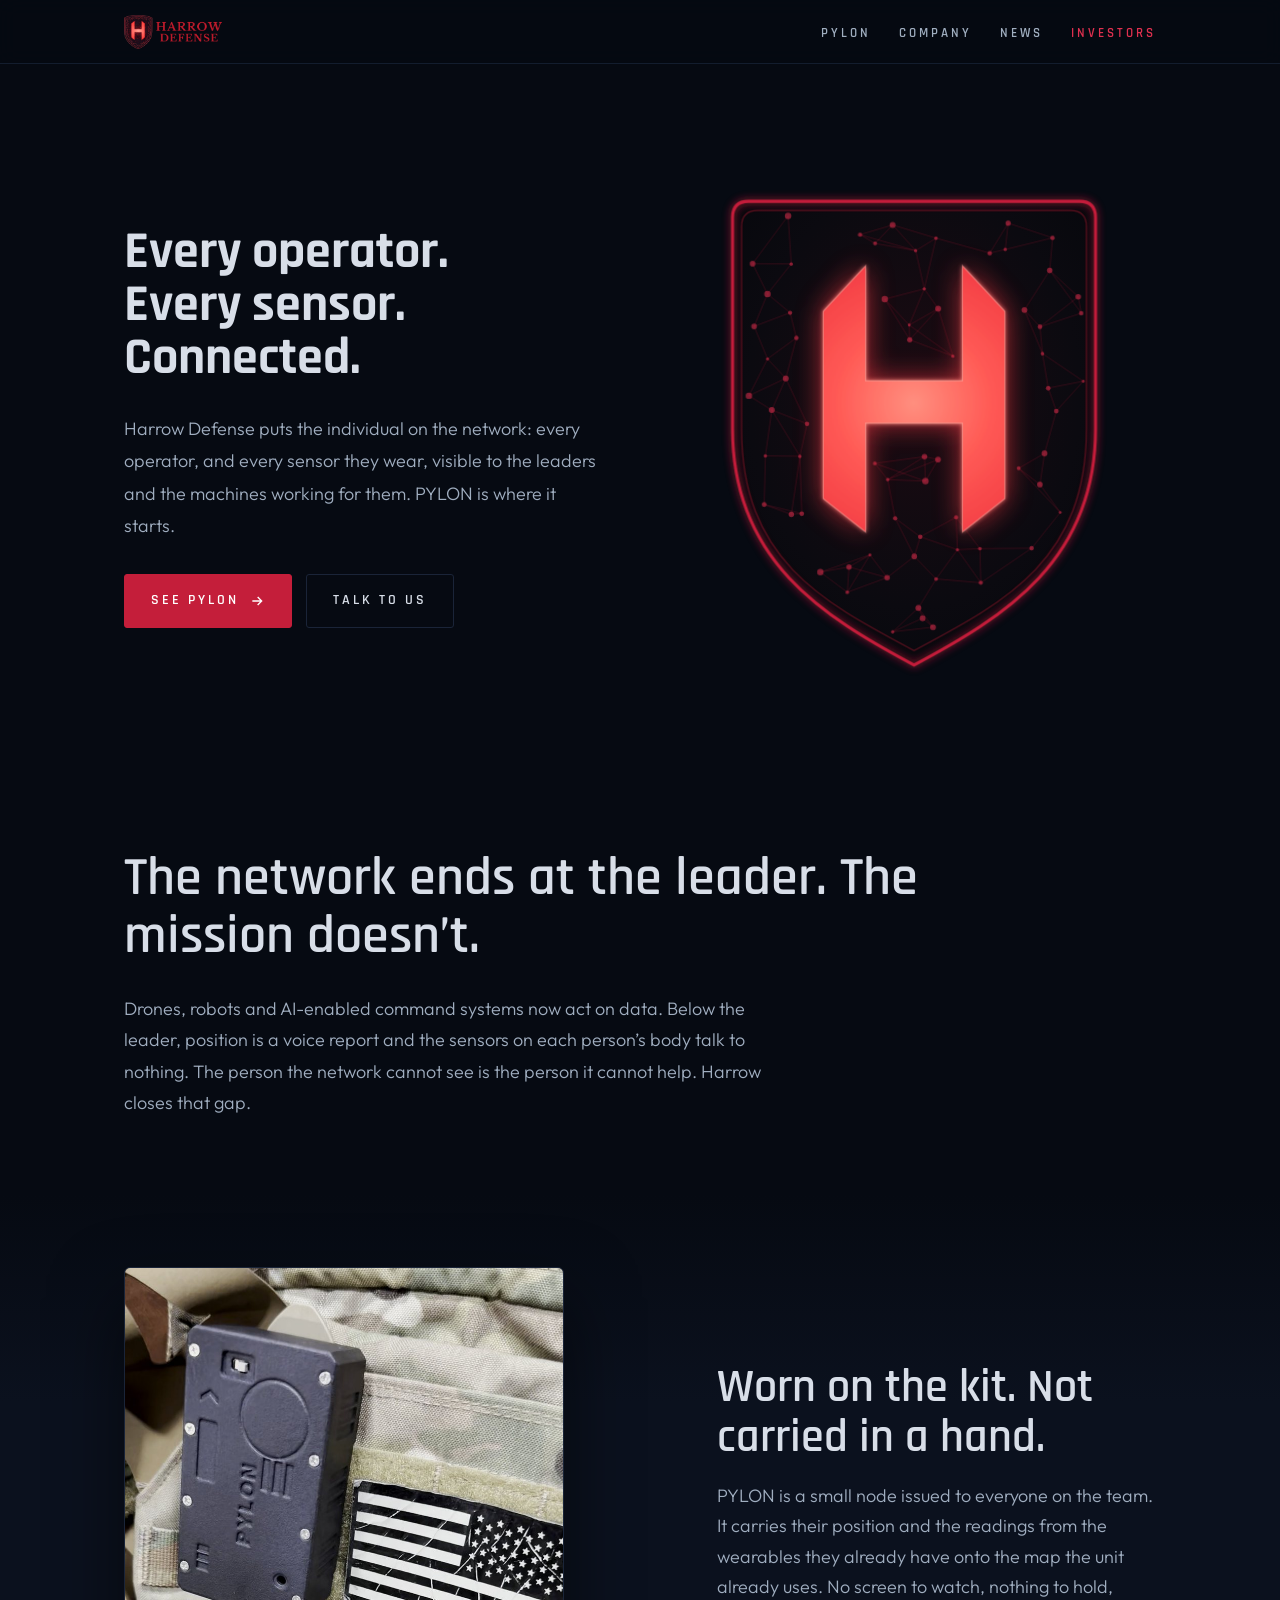
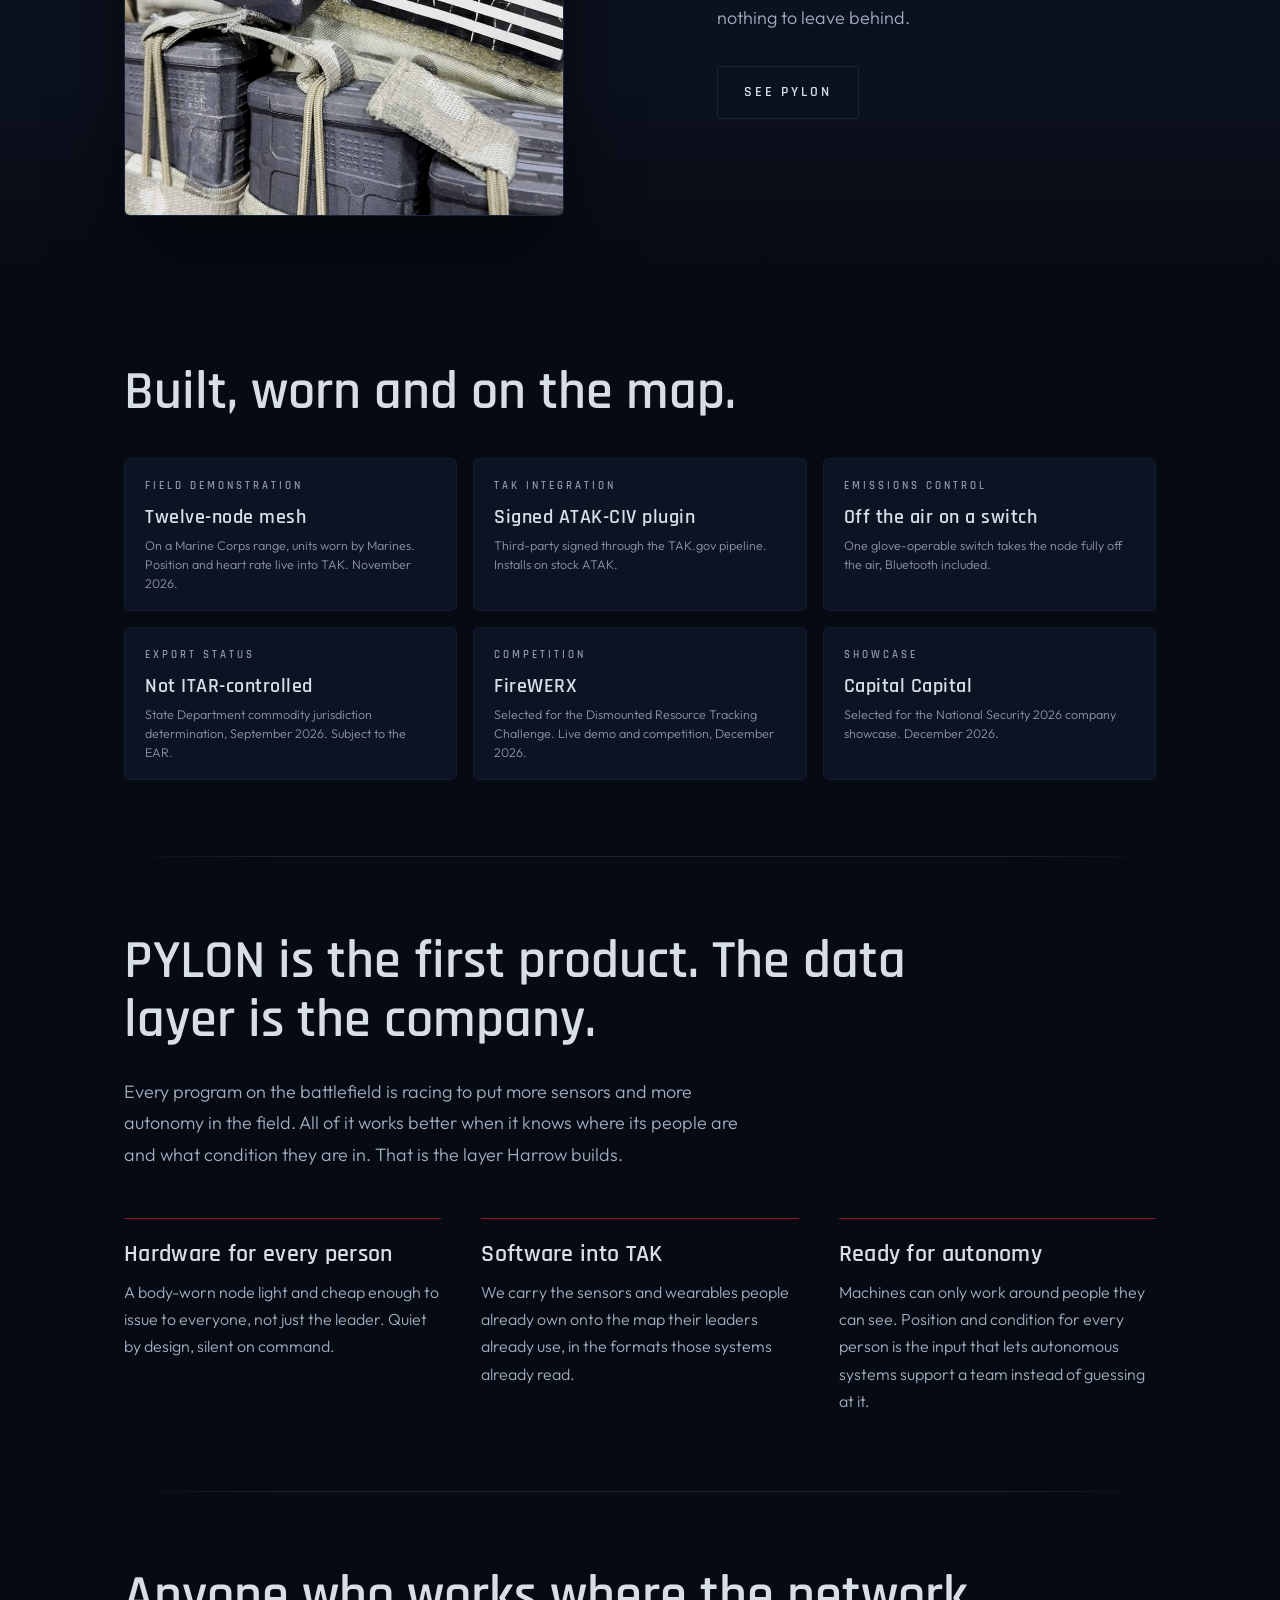
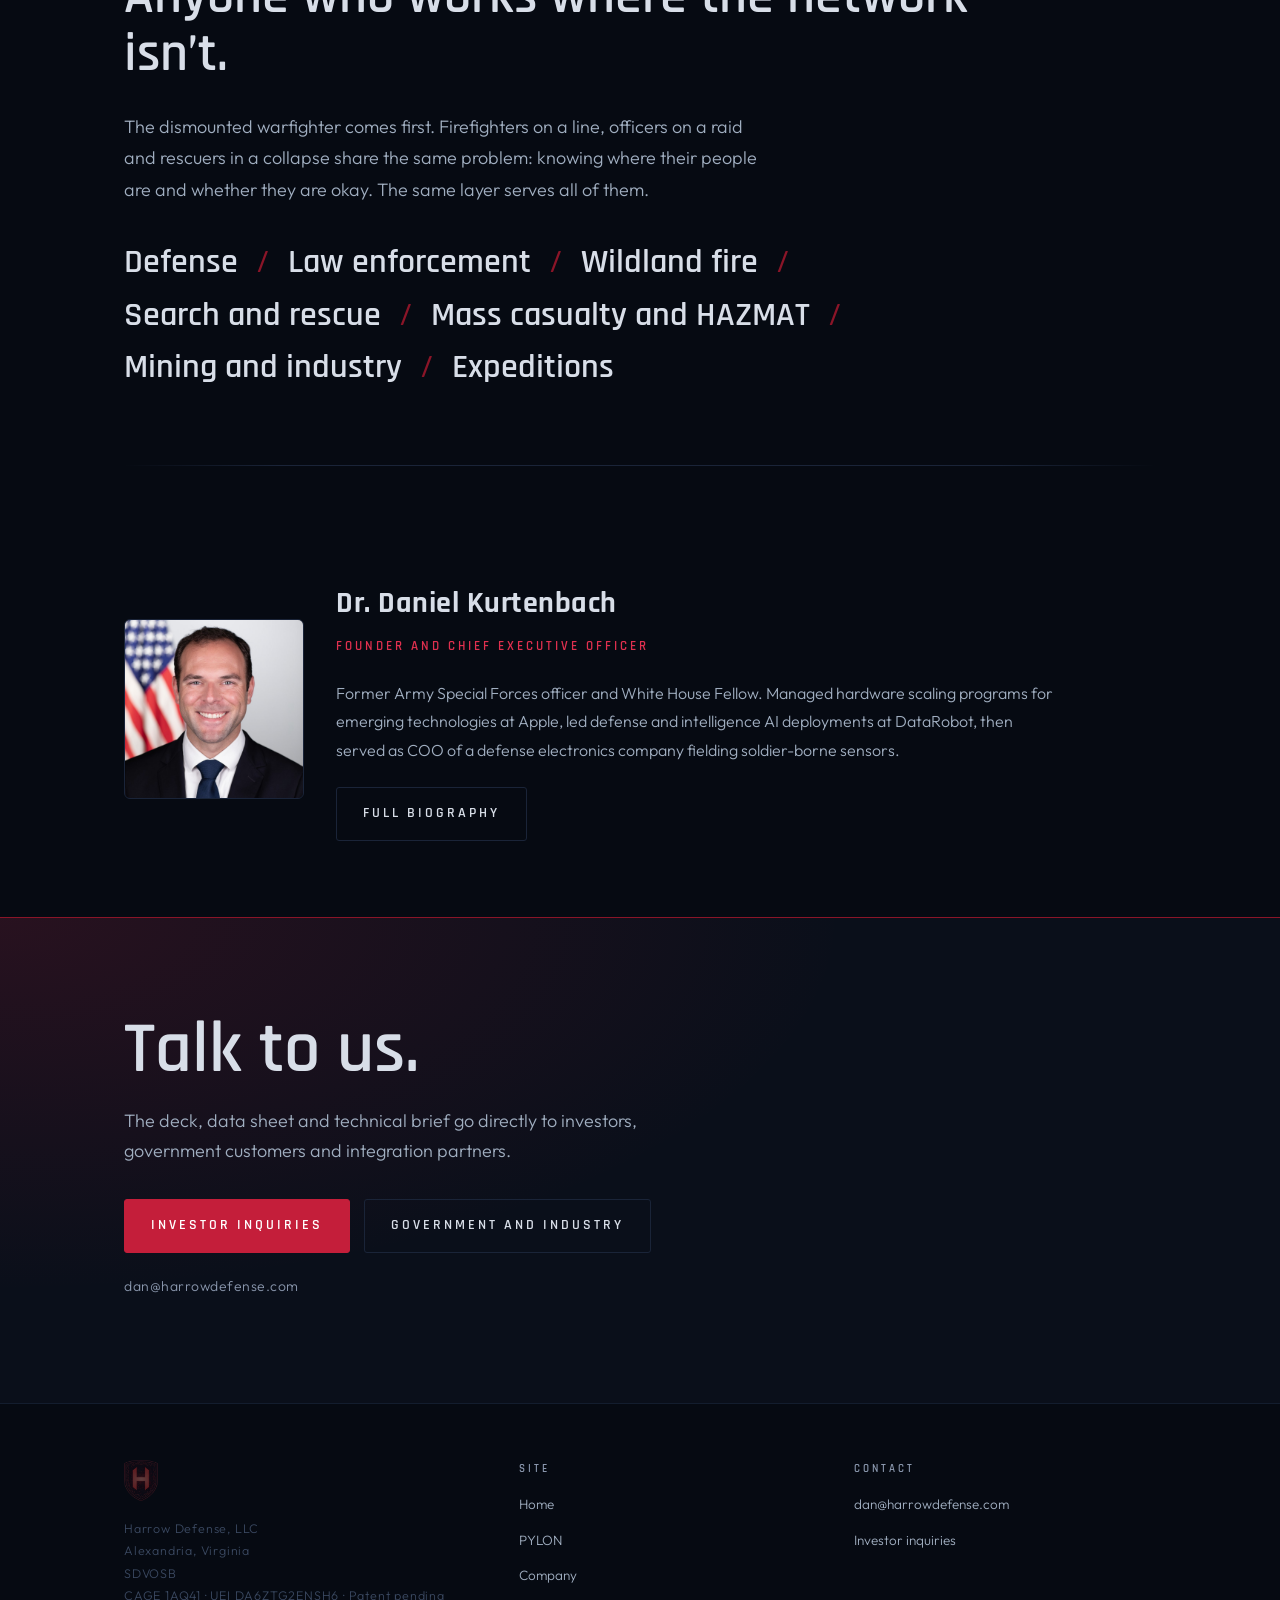
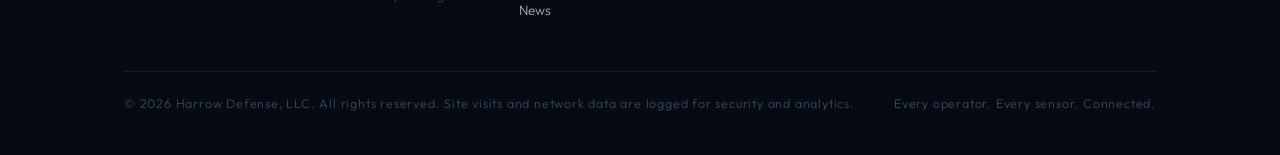
<file: index.html>
<!DOCTYPE html>
<html lang="en">
<head>
<meta charset="UTF-8">
<meta name="viewport" content="width=device-width, initial-scale=1.0">
<title>Harrow Defense | PYLON</title>
<meta name="description" content="Harrow Defense puts every operator, and every sensor they wear, on the network. PYLON is the first product: a body-worn node that feeds TAK and goes silent on a switch.">
<link rel="canonical" href="https://harrowdefense.com/">

<meta property="og:type" content="website">
<meta property="og:site_name" content="Harrow Defense">
<meta property="og:title" content="Harrow Defense | PYLON">
<meta property="og:description" content="Harrow Defense puts every operator, and every sensor they wear, on the network. PYLON is the first product: a body-worn node that feeds TAK and goes silent on a switch.">
<meta property="og:url" content="https://harrowdefense.com/">
<meta property="og:image" content="https://harrowdefense.com/og-image.png">
<meta property="og:image:width" content="1200">
<meta property="og:image:height" content="630">
<meta name="twitter:card" content="summary_large_image">
<meta name="twitter:title" content="Harrow Defense | PYLON">
<meta name="twitter:description" content="Harrow Defense puts every operator, and every sensor they wear, on the network. PYLON is the first product: a body-worn node that feeds TAK and goes silent on a switch.">
<meta name="twitter:image" content="https://harrowdefense.com/og-image.png">

<link rel="icon" type="image/png" sizes="32x32" href="favicon-32.png">
<link rel="icon" type="image/png" sizes="192x192" href="favicon-192.png">
<link rel="apple-touch-icon" sizes="180x180" href="apple-touch-icon.png">
<meta name="theme-color" content="#060a12">

<link rel="preconnect" href="https://fonts.googleapis.com">
<link rel="preconnect" href="https://fonts.gstatic.com" crossorigin>
<link href="https://fonts.googleapis.com/css2?family=Rajdhani:wght@500;600;700&family=Outfit:wght@300;400;500&display=swap" rel="stylesheet">
<link rel="stylesheet" href="site.css">
<script type="application/ld+json">
{
  "@context": "https://schema.org",
  "@type": "Organization",
  "name": "Harrow Defense",
  "legalName": "Harrow Defense, LLC",
  "url": "https://harrowdefense.com/",
  "logo": "https://harrowdefense.com/logo-stacked.png",
  "foundingDate": "2026",
  "email": "dan@harrowdefense.com",
  "address": {
    "@type": "PostalAddress",
    "addressLocality": "Alexandria",
    "addressRegion": "VA",
    "addressCountry": "US"
  },
  "founder": {
    "@type": "Person",
    "name": "Daniel Kurtenbach",
    "honorificPrefix": "Dr.",
    "jobTitle": "Founder and Chief Executive Officer",
    "url": "https://harrowdefense.com/company.html#founder"
  },
  "description": "Harrow Defense builds PYLON, a body-worn node that puts every operator and the sensors they wear onto the tactical picture."
}
</script>
<!-- Cloudflare Web Analytics --><script type='module' src='https://static.cloudflareinsights.com/beacon.min.js' data-cf-beacon='{"token": "b2b8822dc33a43f9b1ff91d34b1407ee"}'></script><!-- End Cloudflare Web Analytics -->
</head>
<body>

<header class="nav">
  <div class="nav-inner">
    <a class="nav-logo" href="index.html" aria-label="Harrow Defense home"><img src="logo-horizontal-600.png" alt="Harrow Defense"></a>
    <nav aria-label="Primary">
      <ul class="nav-links">
        <li><a href="pylon.html">PYLON</a></li>
        <li><a href="company.html">Company</a></li>
        <li><a href="news.html">News</a></li>
        <li><a href="#investors" class="nav-cta">Investors</a></li>
      </ul>
    </nav>
  </div>
</header>

<main>
<div class="hero hero-lean">
  <div class="wrap hero-grid">
    <div>
      <h1>Every operator.<br>Every sensor.<br>Connected.</h1>
      <p class="lead">Harrow Defense puts the individual on the network: every operator, and every sensor they wear, visible to the leaders and the machines working for them. PYLON is where it starts.</p>
      <div class="btn-row">
        <a class="btn btn-primary" href="pylon.html">See PYLON <svg viewBox="0 0 24 24" aria-hidden="true"><path d="M5 12h14M13 6l6 6-6 6"/></svg></a>
        <a class="btn btn-ghost" href="#investors">Talk to us</a>
      </div>
    </div>
    <div class="shield-mesh" id="shieldMesh">
        <svg viewBox="0 0 480 520" role="img" aria-label="Harrow Defense shield drawn as a live mesh network">
          <defs>
            <radialGradient id="sm-fill" cx="50%" cy="42%" r="65%">
              <stop offset="0%" stop-color="#1c0b12"/>
              <stop offset="70%" stop-color="#0b0a10"/>
              <stop offset="100%" stop-color="#07080d"/>
            </radialGradient>
            <radialGradient id="sm-h" gradientUnits="userSpaceOnUse" cx="240" cy="236" r="170">
              <stop offset="0%" stop-color="#ff8f7f"/>
              <stop offset="45%" stop-color="#ff5a55"/>
              <stop offset="100%" stop-color="#f0333f"/>
            </radialGradient>
            <filter id="sm-h-bloom" x="-40%" y="-40%" width="180%" height="180%">
              <feGaussianBlur stdDeviation="14"/>
            </filter>
            <filter id="sm-glow" x="-30%" y="-30%" width="160%" height="160%">
              <feGaussianBlur stdDeviation="9" result="b"/>
              <feMerge><feMergeNode in="b"/><feMergeNode in="SourceGraphic"/></feMerge>
            </filter>
            <filter id="sm-glow-small" x="-200%" y="-200%" width="500%" height="500%">
              <feGaussianBlur stdDeviation="2.2" result="b"/>
              <feMerge><feMergeNode in="b"/><feMergeNode in="SourceGraphic"/></feMerge>
            </filter>
            <filter id="sm-rim-glow" x="-10%" y="-10%" width="120%" height="120%">
              <feGaussianBlur stdDeviation="4" result="b"/>
              <feMerge><feMergeNode in="b"/><feMergeNode in="SourceGraphic"/></feMerge>
            </filter>
            <clipPath id="sm-clip"><path id="sm-clip-path"/></clipPath>
          </defs>
          <path id="sm-body" fill="url(#sm-fill)"/>
          <g class="field" clip-path="url(#sm-clip)">
            <g id="sm-edges"></g>
            <g id="sm-halos"></g>
            <g id="sm-nodes"></g>
            <g id="sm-packets"></g>
          </g>
          <path id="sm-rim-inner" class="rim-inner"/>
          <path id="sm-rim" class="rim" filter="url(#sm-rim-glow)"/>
          <g class="h-mark">
            <path id="sm-h-glow" class="h-glow" fill="#ff3b45" opacity=".7" filter="url(#sm-h-bloom)"/>
            <path id="sm-h-face" fill="url(#sm-h)" stroke="#ffb3a8" stroke-width="1.2" stroke-opacity=".45" stroke-linejoin="miter" filter="url(#sm-glow-small)"/>
          </g>
        </svg>
      </div>
  </div>
</div>

<section class="reveal">
  <div class="wrap"><div class="statement">
    <h2>The network ends at the leader. The mission doesn&rsquo;t.</h2>
    <p>Drones, robots and AI-enabled command systems now act on data. Below the leader, position is a voice report and the sensors on each person&rsquo;s body talk to nothing. The person the network cannot see is the person it cannot help. Harrow closes that gap.</p>
  </div></div>
</section>

<section class="band reveal" aria-label="PYLON">
  <div class="wrap band-grid">
    <div class="band-img photo"><img src="pylon-worn.jpg" alt="PYLON mounted on a plate carrier beside a flag patch and magazine pouches" width="864" height="1080" loading="lazy"></div>
    <div>
      <h2>Worn on the kit. Not carried in a hand.</h2>
      <p>PYLON is a small node issued to everyone on the team. It carries their position and the readings from the wearables they already have onto the map the unit already uses. No screen to watch, nothing to hold, nothing to leave behind.</p>
      <div class="btn-row"><a class="btn btn-ghost" href="pylon.html">See PYLON</a></div>
    </div>
  </div>
</section>

<section class="reveal">
  <div class="wrap">
    <div class="statement">
      <h2>Built, worn and on the map.</h2>
    </div>
    <div class="cred-grid">
      <div class="cred"><div class="cred-k">Field demonstration</div><div class="cred-v">Twelve-node mesh</div><div class="cred-s">On a Marine Corps range, units worn by Marines. Position and heart rate live into TAK. November 2026.</div></div>
      <div class="cred"><div class="cred-k">TAK integration</div><div class="cred-v">Signed ATAK-CIV plugin</div><div class="cred-s">Third-party signed through the TAK.gov pipeline. Installs on stock ATAK.</div></div>
      <div class="cred"><div class="cred-k">Emissions control</div><div class="cred-v">Off the air on a switch</div><div class="cred-s">One glove-operable switch takes the node fully off the air, Bluetooth included.</div></div>
      <div class="cred"><div class="cred-k">Export status</div><div class="cred-v">Not ITAR-controlled</div><div class="cred-s">State Department commodity jurisdiction determination, September 2026. Subject to the EAR.</div></div>
      <div class="cred"><div class="cred-k">Competition</div><div class="cred-v">FireWERX</div><div class="cred-s">Selected for the Dismounted Resource Tracking Challenge. Live demo and competition, December 2026.</div></div>
      <div class="cred"><div class="cred-k">Showcase</div><div class="cred-v">Capital Capital</div><div class="cred-s">Selected for the National Security 2026 company showcase. December 2026.</div></div>
    </div>
  </div>
</section>

<div class="divider"><div class="divider-line"></div></div>

<section class="reveal">
  <div class="wrap">
    <div class="statement">
      <h2>PYLON is the first product. The data layer is the company.</h2>
      <p>Every program on the battlefield is racing to put more sensors and more autonomy in the field. All of it works better when it knows where its people are and what condition they are in. That is the layer Harrow builds.</p>
    </div>
    <div class="trio">
      <div>
        <h3>Hardware for every person</h3>
        <p>A body-worn node light and cheap enough to issue to everyone, not just the leader. Quiet by design, silent on command.</p>
      </div>
      <div>
        <h3>Software into TAK</h3>
        <p>We carry the sensors and wearables people already own onto the map their leaders already use, in the formats those systems already read.</p>
      </div>
      <div>
        <h3>Ready for autonomy</h3>
        <p>Machines can only work around people they can see. Position and condition for every person is the input that lets autonomous systems support a team instead of guessing at it.</p>
      </div>
    </div>
  </div>
</section>

<div class="divider"><div class="divider-line"></div></div>

<section class="reveal">
  <div class="wrap">
    <div class="statement">
      <h2>Anyone who works where the network isn&rsquo;t.</h2>
      <p>The dismounted warfighter comes first. Firefighters on a line, officers on a raid and rescuers in a collapse share the same problem: knowing where their people are and whether they are okay. The same layer serves all of them.</p>
    </div>
    <ul class="operators">
      <li>Defense</li><li>Law enforcement</li><li>Wildland fire</li><li>Search and rescue</li><li>Mass casualty and HAZMAT</li><li>Mining and industry</li><li>Expeditions</li>
    </ul>
  </div>
</section>

<div class="divider"><div class="divider-line"></div></div>

<section class="reveal">
  <div class="wrap">
    <div class="founder-mini">
      <div class="portrait">
        <img src="founder.jpg" alt="Dr. Daniel Kurtenbach, Founder and Chief Executive Officer of Harrow Defense" data-fallback="founder-fb-home">
        <div class="portrait-fallback" id="founder-fb-home" style="display:none"><div class="initials">DK</div></div>
      </div>
      <div>
        <div class="founder-name">Dr. Daniel Kurtenbach</div>
        <div class="founder-role">Founder and Chief Executive Officer</div>
        <p class="body">Former Army Special Forces officer and White House Fellow. Managed hardware scaling programs for emerging technologies at Apple, led defense and intelligence AI deployments at DataRobot, then served as COO of a defense electronics company fielding soldier-borne sensors.</p>
        <div class="btn-row" style="margin-top:22px"><a class="btn btn-ghost" href="company.html#founder">Full biography</a></div>
      </div>
    </div>
  </div>
</section>

<section class="closer-band" id="investors">
  <div class="wrap">
    <h2>Talk to us.</h2>
    <p>The deck, data sheet and technical brief go directly to investors, government customers and integration partners.</p>
    <div class="btn-row">
      <a class="btn btn-primary" href="mailto:dan@harrowdefense.com?subject=Investor%20inquiry%20(Harrow%20Defense)">Investor inquiries</a>
      <a class="btn btn-ghost" href="mailto:dan@harrowdefense.com?subject=PYLON%20inquiry%20(Harrow%20Defense)">Government and industry</a>
    </div>
    <p class="closer-mail">dan@harrowdefense.com</p>
  </div>
</section>
</main>

<footer>
  <div class="wrap">
    <div class="footer-grid">
      <div>
        <img src="logo-shield.png" alt="" class="footer-shield" width="34" height="41">
        <p class="footer-text">Harrow Defense, LLC<br>Alexandria, Virginia<br>SDVOSB<br>CAGE 1AQ41 &middot; UEI DA6ZTG2ENSH6 &middot; Patent pending</p>
      </div>
      <div>
        <div class="footer-h">Site</div>
        <ul class="footer-links">
          <li><a href="index.html">Home</a></li>
          <li><a href="pylon.html">PYLON</a></li>
          <li><a href="company.html">Company</a></li>
          <li><a href="news.html">News</a></li>
        </ul>
      </div>
      <div>
        <div class="footer-h">Contact</div>
        <ul class="footer-links">
          <li><a href="mailto:dan@harrowdefense.com">dan@harrowdefense.com</a></li>
          <li><a href="index.html#investors">Investor inquiries</a></li>
        </ul>
      </div>
    </div>
    <div class="footer-bottom">
      <p class="footer-text">&copy; 2026 Harrow Defense, LLC. All rights reserved. Site visits and network data are logged for security and analytics.</p>
      <p class="footer-text">Every operator. Every sensor. Connected.</p>
    </div>
  </div>
</footer>

<script src="site.js"></script>
<script src="shield-mesh.js"></script>
</body>
</html>
</file>
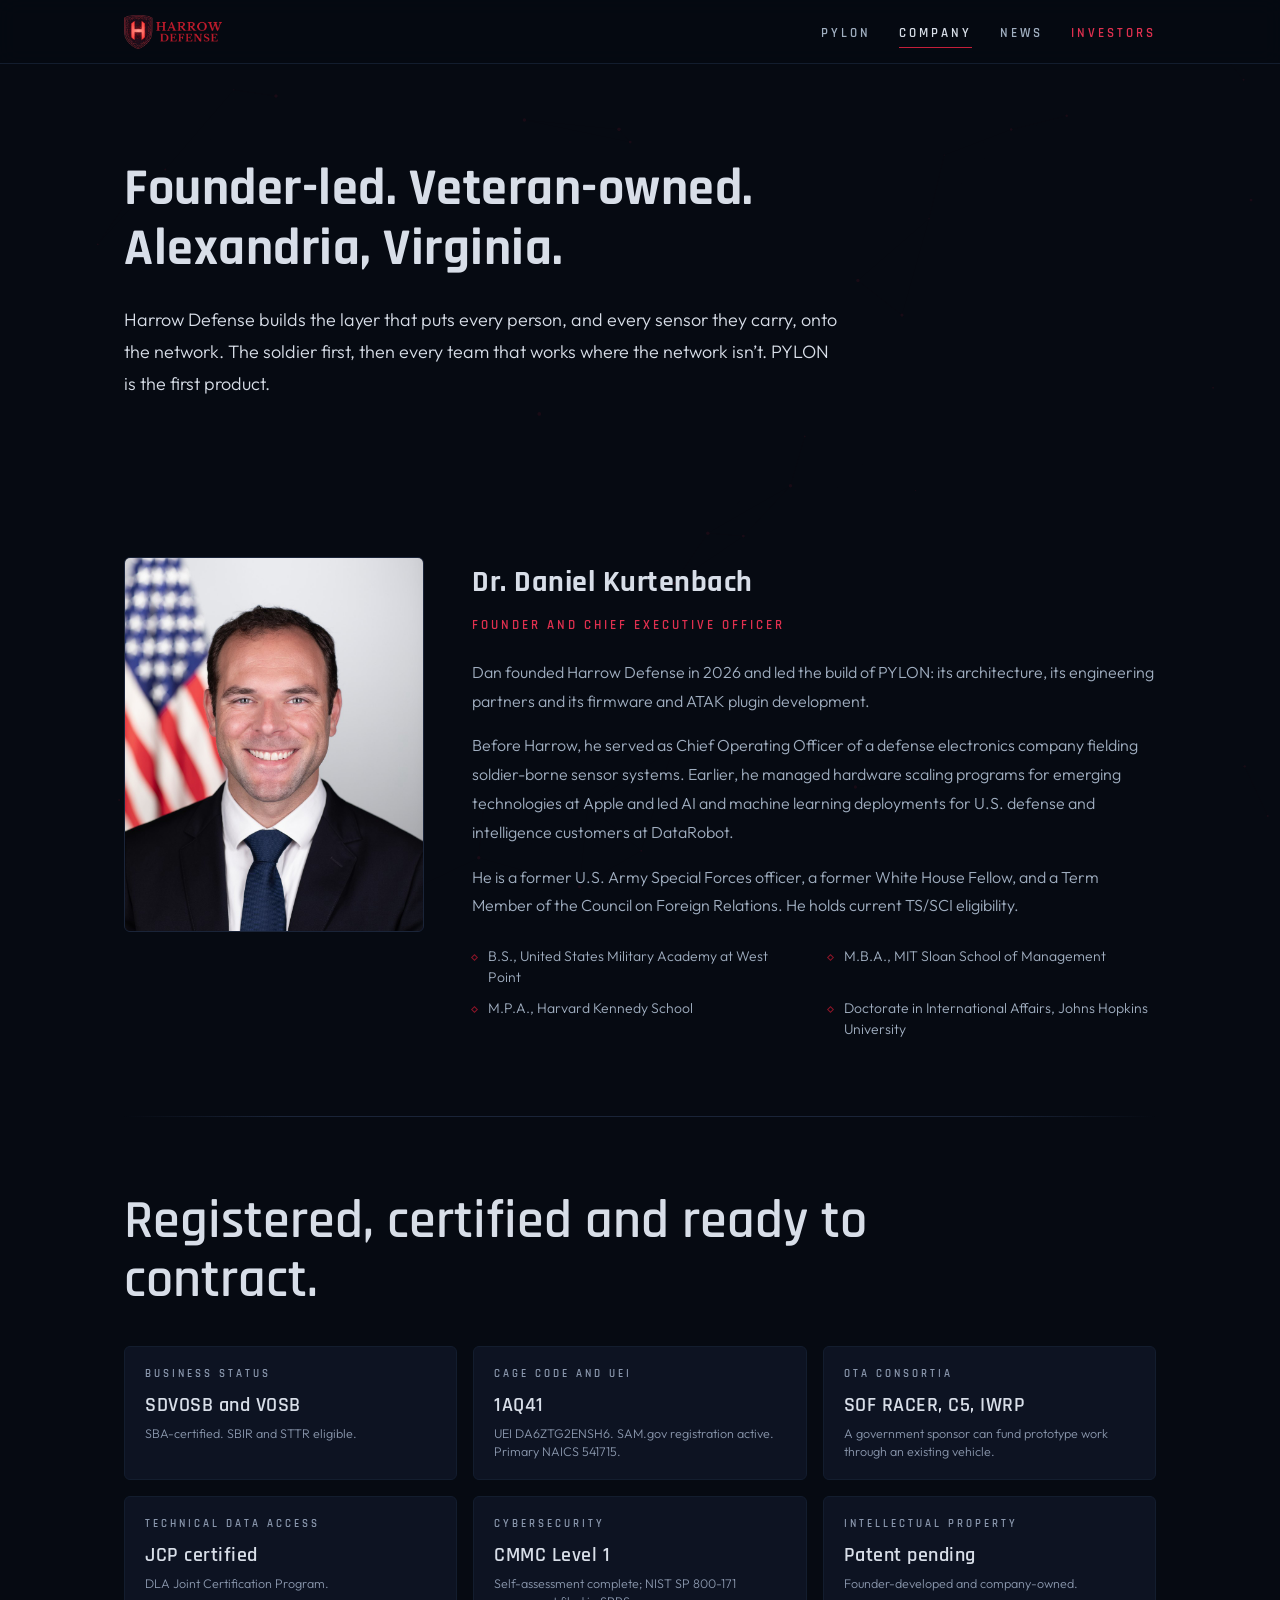
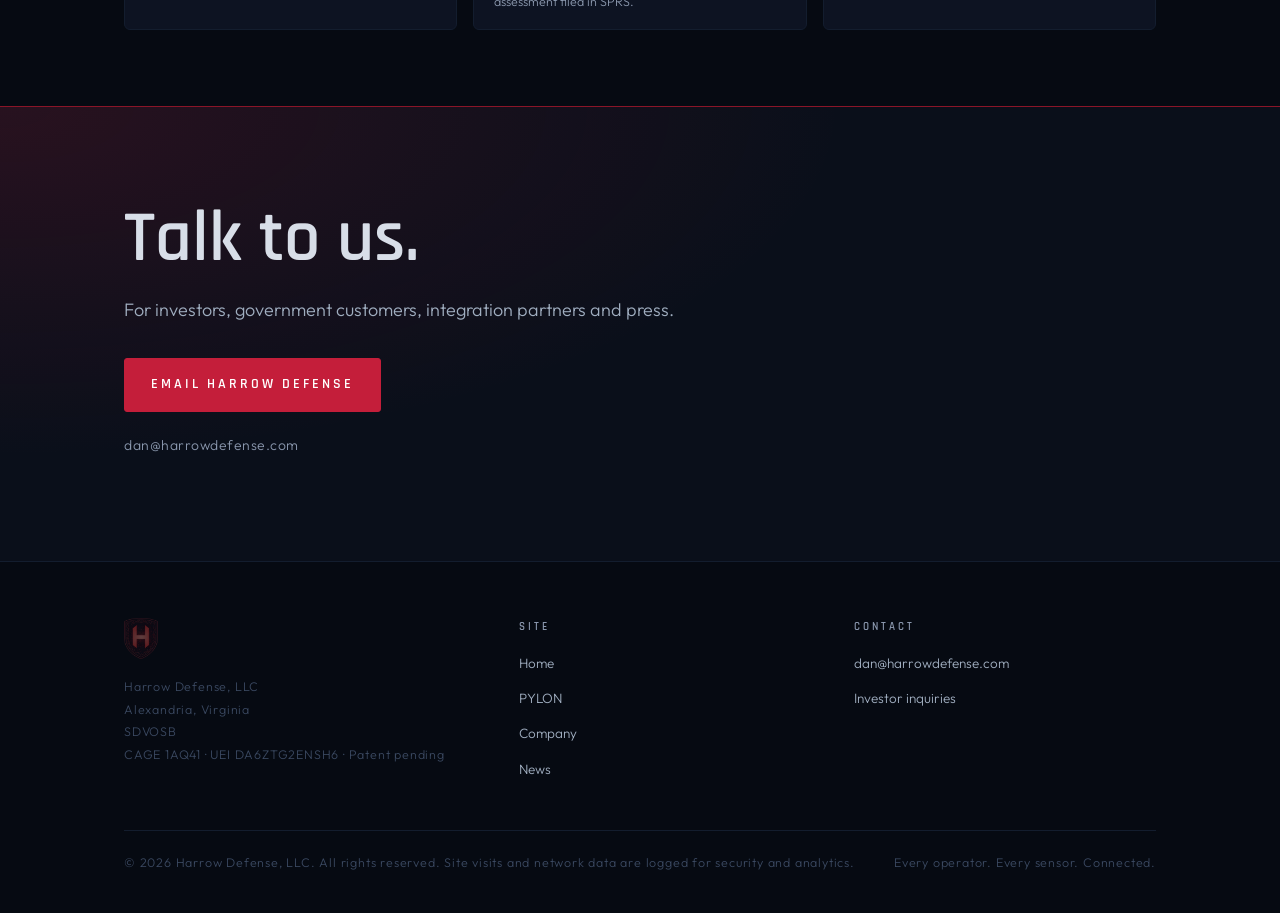
<file: company.html>
<!DOCTYPE html>
<html lang="en">
<head>
<meta charset="UTF-8">
<meta name="viewport" content="width=device-width, initial-scale=1.0">
<title>Company | Harrow Defense</title>
<meta name="description" content="Harrow Defense is a founder-led, veteran-owned company in Alexandria, Virginia, building the layer that puts every person and every sensor they carry onto the network.">
<link rel="canonical" href="https://harrowdefense.com/company.html">

<meta property="og:type" content="website">
<meta property="og:site_name" content="Harrow Defense">
<meta property="og:title" content="Company | Harrow Defense">
<meta property="og:description" content="Harrow Defense is a founder-led, veteran-owned company in Alexandria, Virginia, building the layer that puts every person and every sensor they carry onto the network.">
<meta property="og:url" content="https://harrowdefense.com/company.html">
<meta property="og:image" content="https://harrowdefense.com/og-image.png">
<meta property="og:image:width" content="1200">
<meta property="og:image:height" content="630">
<meta name="twitter:card" content="summary_large_image">
<meta name="twitter:title" content="Company | Harrow Defense">
<meta name="twitter:description" content="Harrow Defense is a founder-led, veteran-owned company in Alexandria, Virginia, building the layer that puts every person and every sensor they carry onto the network.">
<meta name="twitter:image" content="https://harrowdefense.com/og-image.png">

<link rel="icon" type="image/png" sizes="32x32" href="favicon-32.png">
<link rel="icon" type="image/png" sizes="192x192" href="favicon-192.png">
<link rel="apple-touch-icon" sizes="180x180" href="apple-touch-icon.png">
<meta name="theme-color" content="#060a12">

<link rel="preconnect" href="https://fonts.googleapis.com">
<link rel="preconnect" href="https://fonts.gstatic.com" crossorigin>
<link href="https://fonts.googleapis.com/css2?family=Rajdhani:wght@500;600;700&family=Outfit:wght@300;400;500&display=swap" rel="stylesheet">
<link rel="stylesheet" href="site.css">
<script type="application/ld+json">
{
  "@context": "https://schema.org",
  "@type": "Person",
  "@id": "https://harrowdefense.com/company.html#founder",
  "name": "Daniel Kurtenbach",
  "honorificPrefix": "Dr.",
  "jobTitle": "Founder and Chief Executive Officer",
  "worksFor": {
    "@type": "Organization",
    "name": "Harrow Defense",
    "url": "https://harrowdefense.com/"
  },
  "email": "dan@harrowdefense.com",
  "alumniOf": [
    {
      "@type": "CollegeOrUniversity",
      "name": "United States Military Academy at West Point"
    },
    {
      "@type": "CollegeOrUniversity",
      "name": "MIT Sloan School of Management"
    },
    {
      "@type": "CollegeOrUniversity",
      "name": "Harvard Kennedy School"
    },
    {
      "@type": "CollegeOrUniversity",
      "name": "Johns Hopkins University"
    }
  ]
}
</script>
<!-- Cloudflare Web Analytics --><script type='module' src='https://static.cloudflareinsights.com/beacon.min.js' data-cf-beacon='{"token": "b2b8822dc33a43f9b1ff91d34b1407ee"}'></script><!-- End Cloudflare Web Analytics -->
</head>
<body>
<canvas id="mesh-bg" data-intensity="0.5"></canvas>

<header class="nav">
  <div class="nav-inner">
    <a class="nav-logo" href="index.html" aria-label="Harrow Defense home"><img src="logo-horizontal-600.png" alt="Harrow Defense"></a>
    <nav aria-label="Primary">
      <ul class="nav-links">
        <li><a href="pylon.html">PYLON</a></li>
        <li><a href="company.html" aria-current="page">Company</a></li>
        <li><a href="news.html">News</a></li>
        <li><a href="index.html#investors" class="nav-cta">Investors</a></li>
      </ul>
    </nav>
  </div>
</header>

<main>
<div class="hero">
  <div class="wrap">
    <h1>Founder-led. Veteran-owned. Alexandria, Virginia.</h1>
    <p class="lead">Harrow Defense builds the layer that puts every person, and every sensor they carry, onto the network. The soldier first, then every team that works where the network isn&rsquo;t. PYLON is the first product.</p>
  </div>
</div>

<section class="reveal" id="founder">
  <div class="wrap">
    <div class="founder" style="margin-top:0">
      <div>
        <div class="portrait">
          <img src="founder.jpg" alt="Dr. Daniel Kurtenbach, Founder and Chief Executive Officer of Harrow Defense" data-fallback="founder-fb">
          <div class="portrait-fallback" id="founder-fb" style="display:none"><div class="initials">DK</div></div>
        </div>
      </div>
      <div>
        <div class="founder-name">Dr. Daniel Kurtenbach</div>
        <div class="founder-role">Founder and Chief Executive Officer</div>
        <p class="body">Dan founded Harrow Defense in 2026 and led the build of PYLON: its architecture, its engineering partners and its firmware and ATAK plugin development.</p>
        <p class="body">Before Harrow, he served as Chief Operating Officer of a defense electronics company fielding soldier-borne sensor systems. Earlier, he managed hardware scaling programs for emerging technologies at Apple and led AI and machine learning deployments for U.S. defense and intelligence customers at DataRobot.</p>
        <p class="body">He is a former U.S. Army Special Forces officer, a former White House Fellow, and a Term Member of the Council on Foreign Relations. He holds current TS/SCI eligibility.</p>
        <ul class="founder-facts">
          <li>B.S., United States Military Academy at West Point</li>
          <li>M.B.A., MIT Sloan School of Management</li>
          <li>M.P.A., Harvard Kennedy School</li>
          <li>Doctorate in International Affairs, Johns Hopkins University</li>
        </ul>
      </div>
    </div>
  </div>
</section>

<div class="divider"><div class="divider-line"></div></div>

<section class="reveal" id="credentials">
  <div class="wrap">
    <div class="statement"><h2>Registered, certified and ready to contract.</h2></div>
    <div class="cred-grid">
      <div class="cred"><div class="cred-k">Business status</div><div class="cred-v">SDVOSB and VOSB</div><div class="cred-s">SBA-certified. SBIR and STTR eligible.</div></div>
      <div class="cred"><div class="cred-k">CAGE code and UEI</div><div class="cred-v">1AQ41</div><div class="cred-s">UEI DA6ZTG2ENSH6. SAM.gov registration active. Primary NAICS 541715.</div></div>
      <div class="cred"><div class="cred-k">OTA consortia</div><div class="cred-v">SOF RACER, C5, IWRP</div><div class="cred-s">A government sponsor can fund prototype work through an existing vehicle.</div></div>
      <div class="cred"><div class="cred-k">Technical data access</div><div class="cred-v">JCP certified</div><div class="cred-s">DLA Joint Certification Program.</div></div>
      <div class="cred"><div class="cred-k">Cybersecurity</div><div class="cred-v">CMMC Level 1</div><div class="cred-s">Self-assessment complete; NIST SP 800-171 assessment filed in SPRS.</div></div>
      <div class="cred"><div class="cred-k">Intellectual property</div><div class="cred-v">Patent pending</div><div class="cred-s">Founder-developed and company-owned.</div></div>
    </div>
  </div>
</section>

<section class="closer-band" id="contact">
  <div class="wrap">
    <h2>Talk to us.</h2>
    <p>For investors, government customers, integration partners and press.</p>
    <div class="btn-row"><a class="btn btn-primary" href="mailto:dan@harrowdefense.com?subject=Harrow%20Defense">Email Harrow Defense</a></div>
    <p class="closer-mail">dan@harrowdefense.com</p>
  </div>
</section>
</main>

<footer>
  <div class="wrap">
    <div class="footer-grid">
      <div>
        <img src="logo-shield.png" alt="" class="footer-shield" width="34" height="41">
        <p class="footer-text">Harrow Defense, LLC<br>Alexandria, Virginia<br>SDVOSB<br>CAGE 1AQ41 &middot; UEI DA6ZTG2ENSH6 &middot; Patent pending</p>
      </div>
      <div>
        <div class="footer-h">Site</div>
        <ul class="footer-links">
          <li><a href="index.html">Home</a></li>
          <li><a href="pylon.html">PYLON</a></li>
          <li><a href="company.html">Company</a></li>
          <li><a href="news.html">News</a></li>
        </ul>
      </div>
      <div>
        <div class="footer-h">Contact</div>
        <ul class="footer-links">
          <li><a href="mailto:dan@harrowdefense.com">dan@harrowdefense.com</a></li>
          <li><a href="index.html#investors">Investor inquiries</a></li>
        </ul>
      </div>
    </div>
    <div class="footer-bottom">
      <p class="footer-text">&copy; 2026 Harrow Defense, LLC. All rights reserved. Site visits and network data are logged for security and analytics.</p>
      <p class="footer-text">Every operator. Every sensor. Connected.</p>
    </div>
  </div>
</footer>

<script src="site.js"></script>
</body>
</html>
</file>
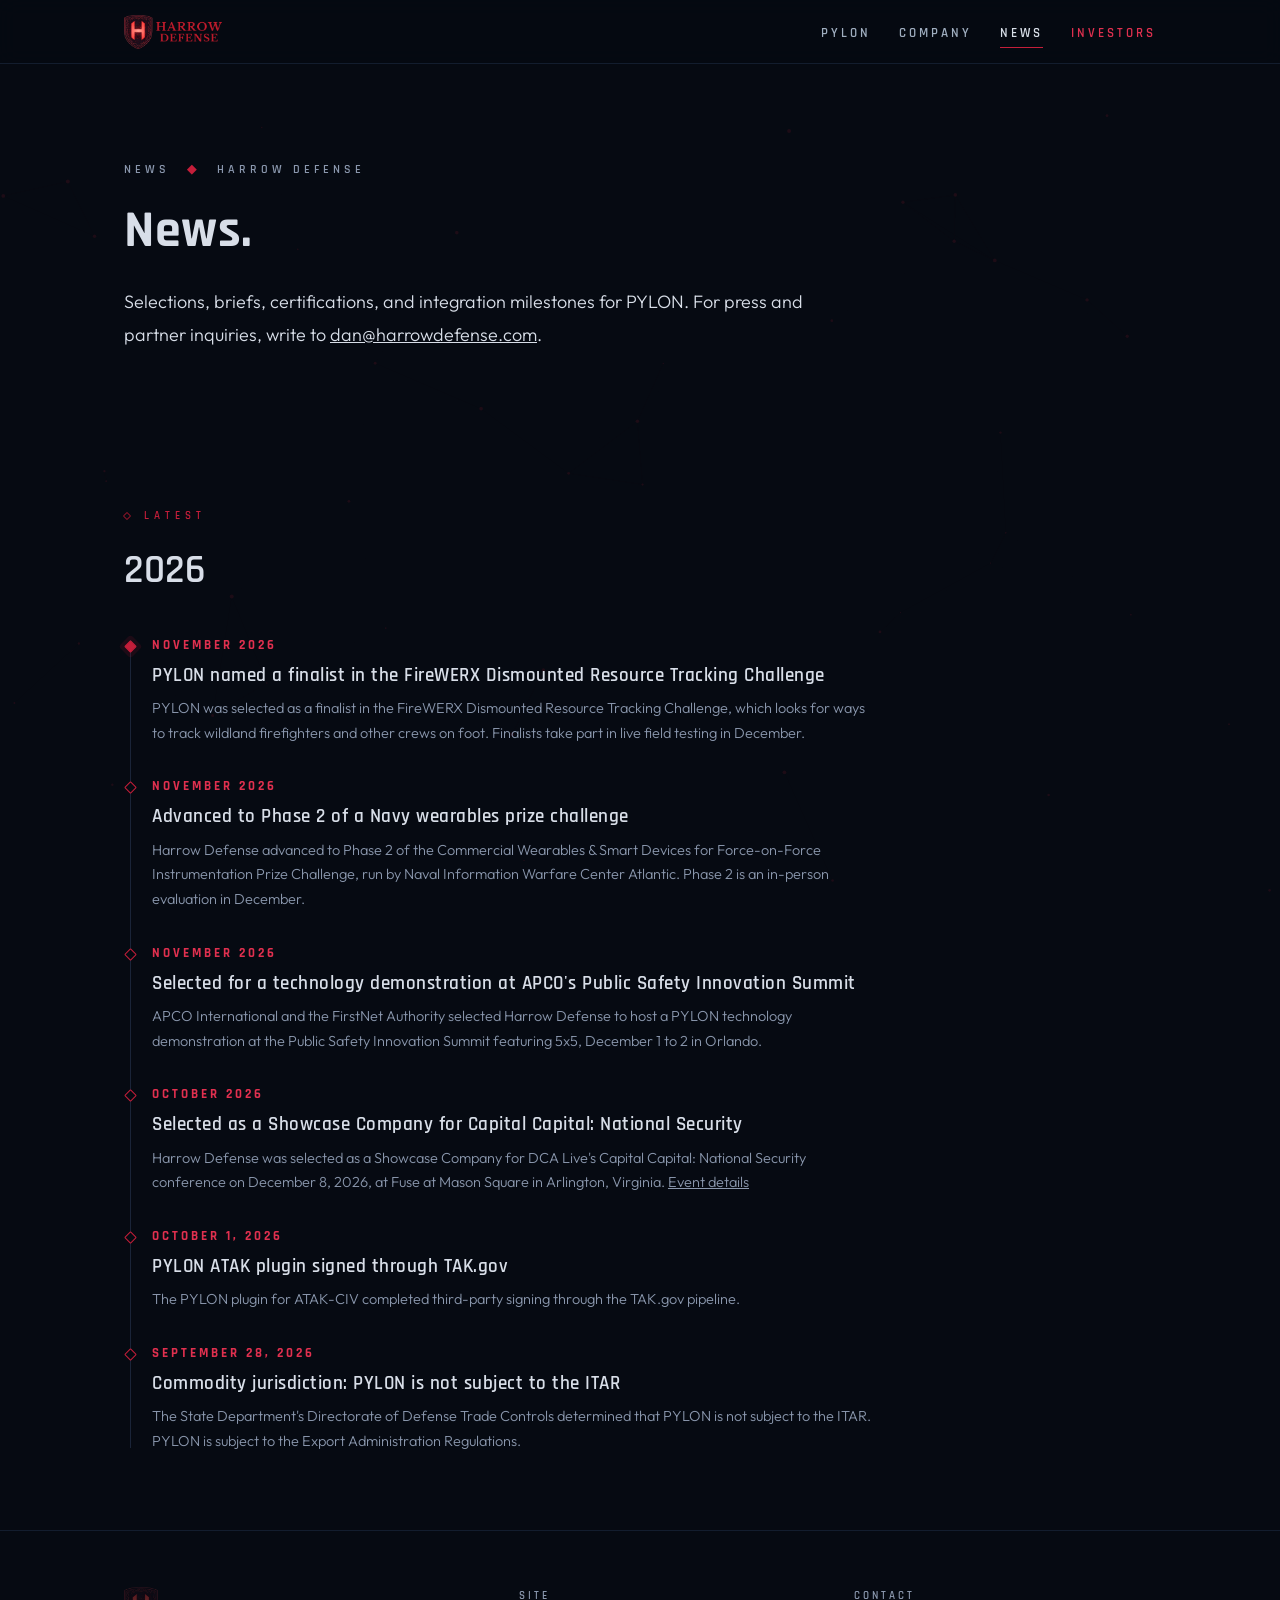
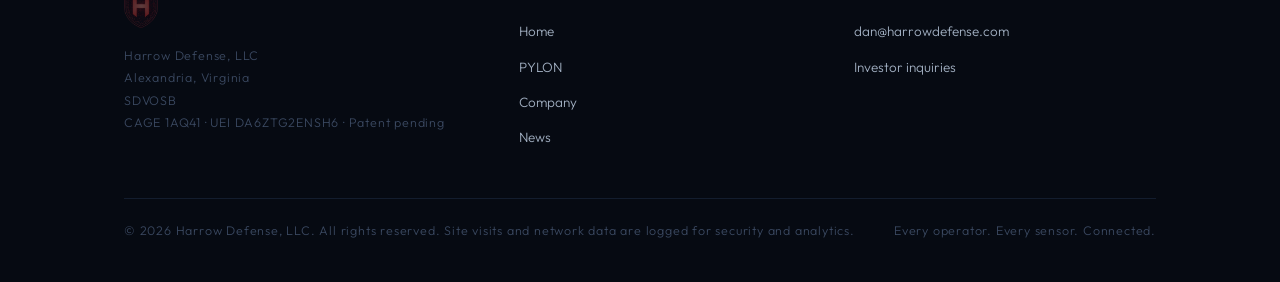
<file: news.html>
<!DOCTYPE html>
<html lang="en">
<head>
<meta charset="UTF-8">
<meta name="viewport" content="width=device-width, initial-scale=1.0">
<title>News | Harrow Defense</title>
<meta name="description" content="News from Harrow Defense and PYLON: selections, briefs, certifications, and integration milestones.">
<link rel="canonical" href="https://harrowdefense.com/news.html">

<meta property="og:type" content="website">
<meta property="og:site_name" content="Harrow Defense">
<meta property="og:title" content="News | Harrow Defense">
<meta property="og:description" content="Selections, briefs, certifications, and integration milestones for PYLON.">
<meta property="og:url" content="https://harrowdefense.com/news.html">
<meta property="og:image" content="https://harrowdefense.com/og-image.png">
<meta property="og:image:width" content="1200">
<meta property="og:image:height" content="630">
<meta name="twitter:card" content="summary_large_image">
<meta name="twitter:title" content="News | Harrow Defense">
<meta name="twitter:description" content="Selections, briefs, certifications, and integration milestones for PYLON.">
<meta name="twitter:image" content="https://harrowdefense.com/og-image.png">

<link rel="icon" type="image/png" sizes="32x32" href="favicon-32.png">
<link rel="icon" type="image/png" sizes="192x192" href="favicon-192.png">
<link rel="apple-touch-icon" sizes="180x180" href="apple-touch-icon.png">
<meta name="theme-color" content="#060a12">

<link rel="preconnect" href="https://fonts.googleapis.com">
<link rel="preconnect" href="https://fonts.gstatic.com" crossorigin>
<link href="https://fonts.googleapis.com/css2?family=Rajdhani:wght@500;600;700&family=Outfit:wght@300;400;500&display=swap" rel="stylesheet">
<link rel="stylesheet" href="site.css">
<!-- Cloudflare Web Analytics --><script type='module' src='https://static.cloudflareinsights.com/beacon.min.js' data-cf-beacon='{"token": "b2b8822dc33a43f9b1ff91d34b1407ee"}'></script><!-- End Cloudflare Web Analytics -->
</head>
<body>

<canvas id="mesh-bg" data-intensity="0.6"></canvas>

<!-- ===== NAV ===== -->
<header class="nav">
  <div class="nav-inner">
    <a class="nav-logo" href="index.html" aria-label="Harrow Defense home"><img src="logo-horizontal-600.png" alt="Harrow Defense"></a>
    <nav aria-label="Primary">
      <ul class="nav-links">
        <li><a href="pylon.html">PYLON</a></li>
        <li><a href="company.html">Company</a></li>
        <li><a href="news.html" aria-current="page">News</a></li>
        <li><a href="index.html#investors" class="nav-cta">Investors</a></li>
      </ul>
    </nav>
  </div>
</header>

<!-- ===== HERO ===== -->
<div class="hero">
  <div class="wrap">
    <div class="eyebrow">News <span class="pip">&#9670;</span> Harrow Defense</div>
    <h1>News.</h1>
    <p class="lead">Selections, briefs, certifications, and integration milestones for PYLON. For press and partner inquiries, write to <a href="mailto:dan@harrowdefense.com?subject=Press%20inquiry%20(Harrow%20Defense)">dan@harrowdefense.com</a>.</p>
  </div>
</div>

<!-- ===== NEWS ===== -->
<section class="reveal" id="news">
  <div class="wrap">
    <div class="section-label">Latest</div>
    <h2 class="section-title">2026</h2>
    <div class="timeline">
      <div class="tl-item now">
        <div class="tl-date">November 2026</div>
        <div class="tl-title">PYLON named a finalist in the FireWERX Dismounted Resource Tracking Challenge</div>
        <p class="tl-text">PYLON was selected as a finalist in the FireWERX Dismounted Resource Tracking Challenge, which looks for ways to track wildland firefighters and other crews on foot. Finalists take part in live field testing in December.</p>
      </div>
      <div class="tl-item">
        <div class="tl-date">November 2026</div>
        <div class="tl-title">Advanced to Phase 2 of a Navy wearables prize challenge</div>
        <p class="tl-text">Harrow Defense advanced to Phase 2 of the Commercial Wearables &amp; Smart Devices for Force-on-Force Instrumentation Prize Challenge, run by Naval Information Warfare Center Atlantic. Phase 2 is an in-person evaluation in December.</p>
      </div>
      <div class="tl-item">
        <div class="tl-date">November 2026</div>
        <div class="tl-title">Selected for a technology demonstration at APCO's Public Safety Innovation Summit</div>
        <p class="tl-text">APCO International and the FirstNet Authority selected Harrow Defense to host a PYLON technology demonstration at the Public Safety Innovation Summit featuring 5x5, December 1 to 2 in Orlando.</p>
      </div>
      <div class="tl-item">
        <div class="tl-date">October 2026</div>
        <div class="tl-title">Selected as a Showcase Company for Capital Capital: National Security</div>
        <p class="tl-text">Harrow Defense was selected as a Showcase Company for DCA Live's Capital Capital: National Security conference on December 8, 2026, at Fuse at Mason Square in Arlington, Virginia. <a href="https://dca-live.com/capital-capital-national-security" target="_blank" rel="noopener">Event details</a></p>
      </div>
      <div class="tl-item">
        <div class="tl-date">October 1, 2026</div>
        <div class="tl-title">PYLON ATAK plugin signed through TAK.gov</div>
        <p class="tl-text">The PYLON plugin for ATAK-CIV completed third-party signing through the TAK.gov pipeline.</p>
      </div>
      <div class="tl-item">
        <div class="tl-date">September 28, 2026</div>
        <div class="tl-title">Commodity jurisdiction: PYLON is not subject to the ITAR</div>
        <p class="tl-text">The State Department's Directorate of Defense Trade Controls determined that PYLON is not subject to the ITAR. PYLON is subject to the Export Administration Regulations.</p>
      </div>
    </div>
  </div>
</section>

<!-- ===== FOOTER ===== -->
<footer class="reveal">
  <div class="wrap">
    <div class="footer-grid">
      <div>
        <img src="logo-shield.png" alt="" class="footer-shield" width="34" height="41">
        <p class="footer-text">Harrow Defense, LLC<br>Alexandria, Virginia<br>SDVOSB<br>CAGE 1AQ41 &middot; UEI DA6ZTG2ENSH6 &middot; Patent pending</p>
      </div>
      <div>
        <div class="footer-h">Site</div>
        <ul class="footer-links">
          <li><a href="index.html">Home</a></li>
          <li><a href="pylon.html">PYLON</a></li>
          <li><a href="company.html">Company</a></li>
          <li><a href="news.html">News</a></li>
        </ul>
      </div>
      <div>
        <div class="footer-h">Contact</div>
        <ul class="footer-links">
          <li><a href="mailto:dan@harrowdefense.com">dan@harrowdefense.com</a></li>
          <li><a href="index.html#investors">Investor inquiries</a></li>
        </ul>
      </div>
    </div>
    <div class="footer-bottom">
      <p class="footer-text">&copy; 2026 Harrow Defense, LLC. All rights reserved. Site visits and network data are logged for security and analytics.</p>
      <p class="footer-text">Every operator. Every sensor. Connected.</p>
    </div>
  </div>
</footer>

<script src="site.js"></script>
</body>
</html>
</file>
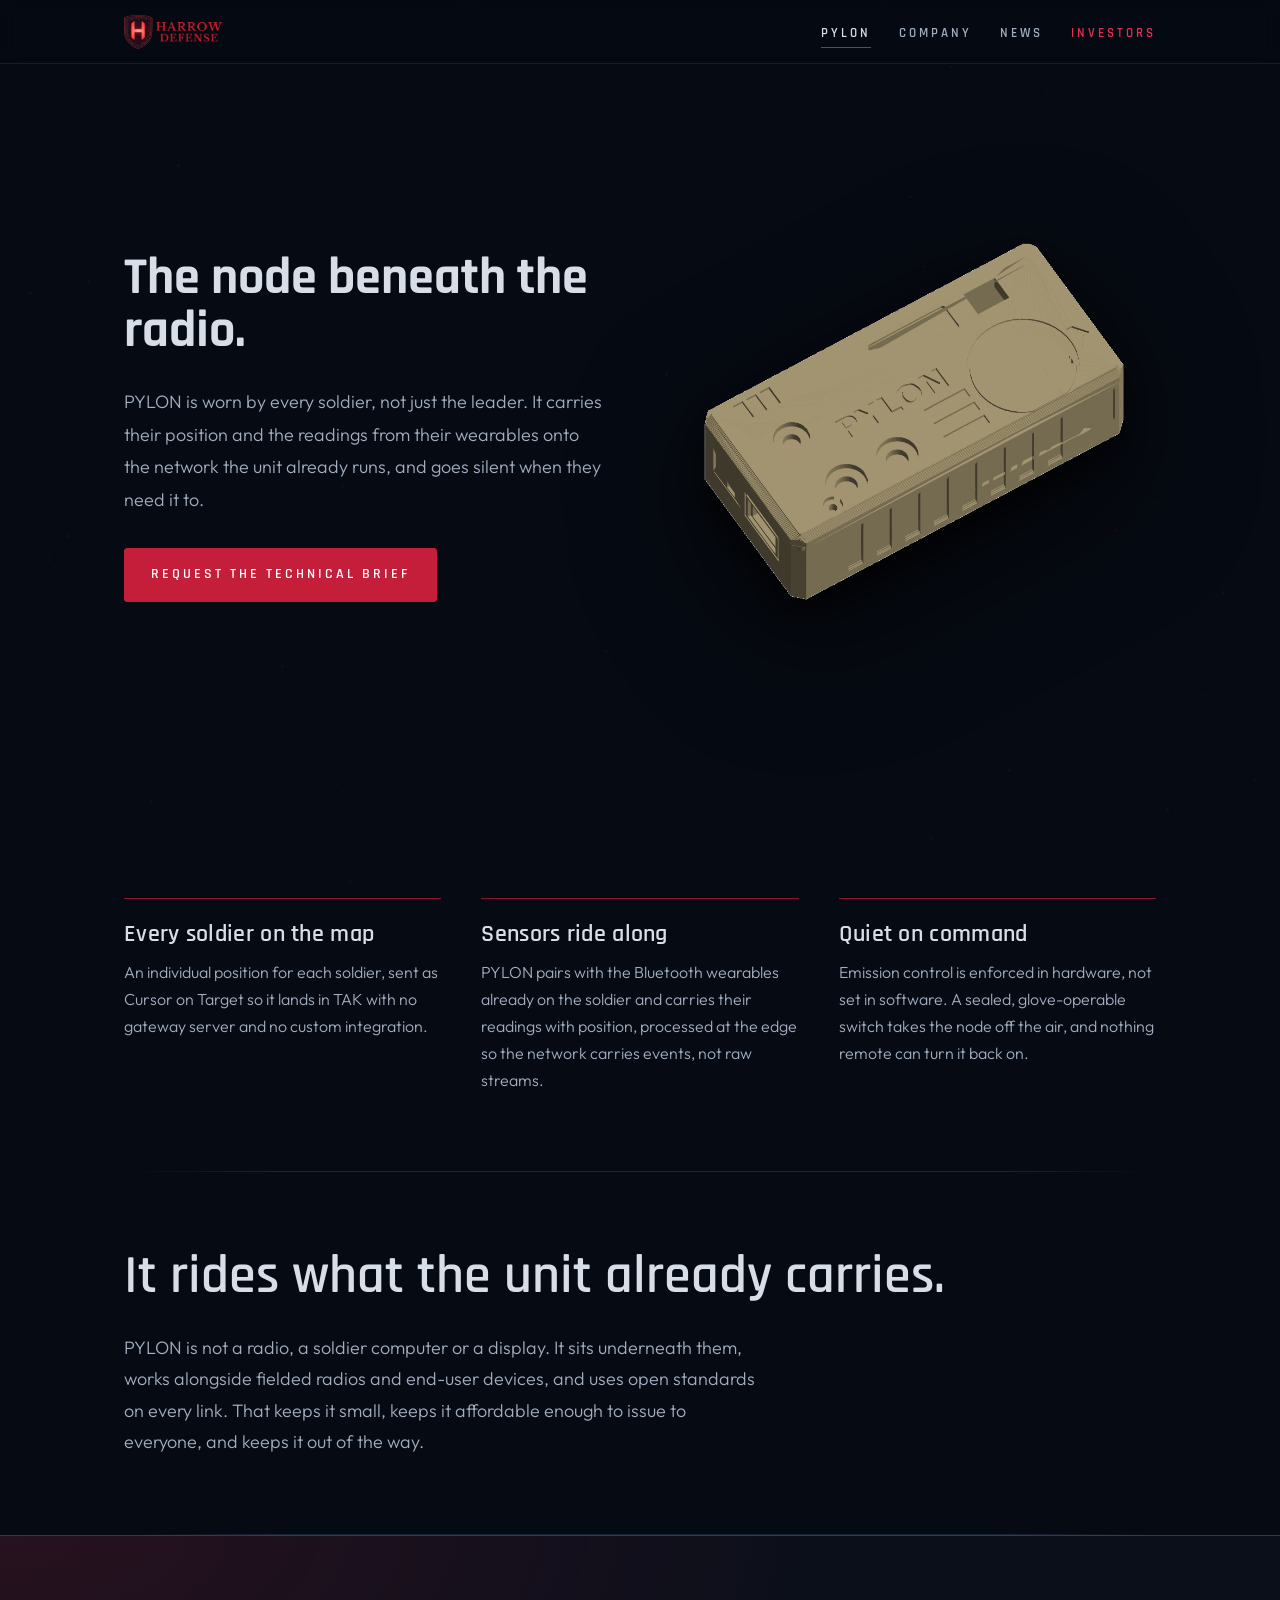
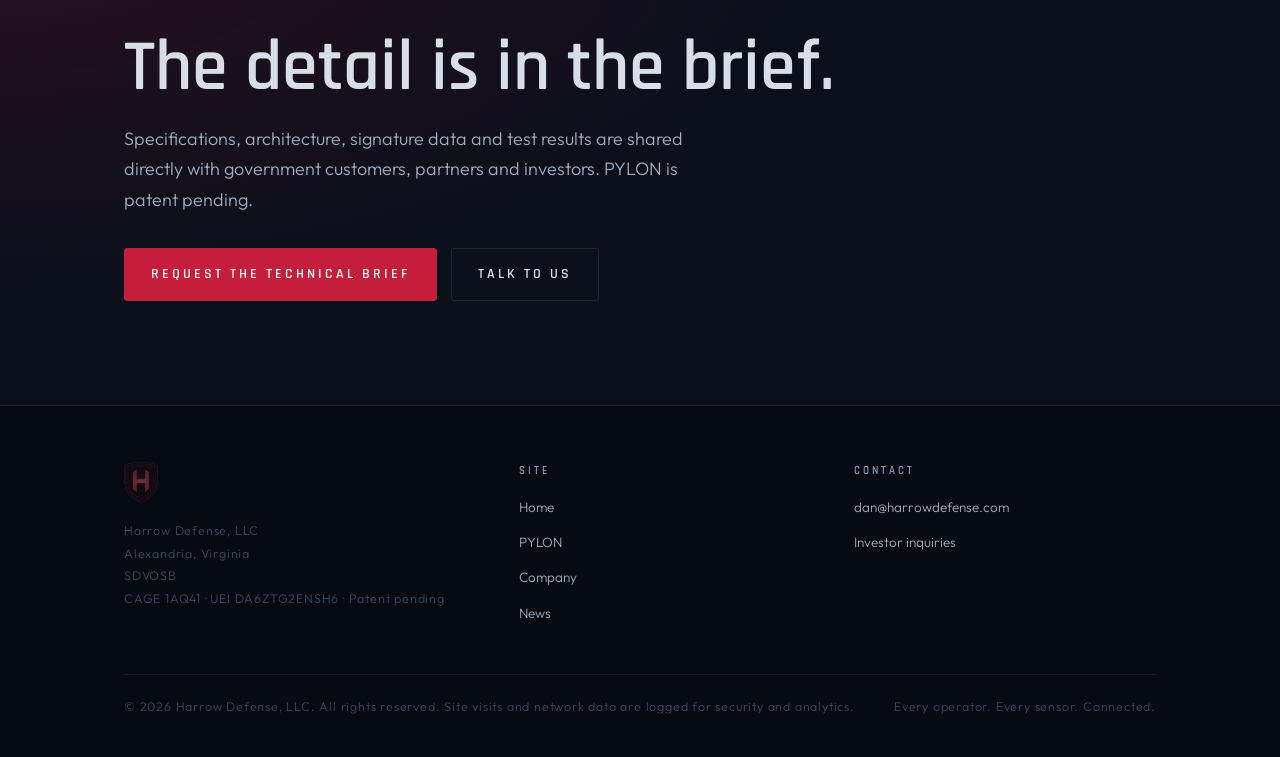
<file: pylon.html>
<!DOCTYPE html>
<html lang="en">
<head>
<meta charset="UTF-8">
<meta name="viewport" content="width=device-width, initial-scale=1.0">
<title>PYLON | Harrow Defense</title>
<meta name="description" content="PYLON is a body-worn node beneath the radio: an individual position for every soldier, body-worn sensor data carried with it, native TAK output, and hardware emission control.">
<link rel="canonical" href="https://harrowdefense.com/pylon.html">

<meta property="og:type" content="website">
<meta property="og:site_name" content="Harrow Defense">
<meta property="og:title" content="PYLON | Harrow Defense">
<meta property="og:description" content="PYLON is a body-worn node beneath the radio: an individual position for every soldier, body-worn sensor data carried with it, native TAK output, and hardware emission control.">
<meta property="og:url" content="https://harrowdefense.com/pylon.html">
<meta property="og:image" content="https://harrowdefense.com/og-image.png">
<meta property="og:image:width" content="1200">
<meta property="og:image:height" content="630">
<meta name="twitter:card" content="summary_large_image">
<meta name="twitter:title" content="PYLON | Harrow Defense">
<meta name="twitter:description" content="PYLON is a body-worn node beneath the radio: an individual position for every soldier, body-worn sensor data carried with it, native TAK output, and hardware emission control.">
<meta name="twitter:image" content="https://harrowdefense.com/og-image.png">

<link rel="icon" type="image/png" sizes="32x32" href="favicon-32.png">
<link rel="icon" type="image/png" sizes="192x192" href="favicon-192.png">
<link rel="apple-touch-icon" sizes="180x180" href="apple-touch-icon.png">
<meta name="theme-color" content="#060a12">

<link rel="preconnect" href="https://fonts.googleapis.com">
<link rel="preconnect" href="https://fonts.gstatic.com" crossorigin>
<link href="https://fonts.googleapis.com/css2?family=Rajdhani:wght@500;600;700&family=Outfit:wght@300;400;500&display=swap" rel="stylesheet">
<link rel="stylesheet" href="site.css">
<!-- Cloudflare Web Analytics --><script type='module' src='https://static.cloudflareinsights.com/beacon.min.js' data-cf-beacon='{"token": "b2b8822dc33a43f9b1ff91d34b1407ee"}'></script><!-- End Cloudflare Web Analytics -->
</head>
<body>
<canvas id="mesh-bg" data-intensity="0.5"></canvas>

<header class="nav">
  <div class="nav-inner">
    <a class="nav-logo" href="index.html" aria-label="Harrow Defense home"><img src="logo-horizontal-600.png" alt="Harrow Defense"></a>
    <nav aria-label="Primary">
      <ul class="nav-links">
        <li><a href="pylon.html" aria-current="page">PYLON</a></li>
        <li><a href="company.html">Company</a></li>
        <li><a href="news.html">News</a></li>
        <li><a href="index.html#investors" class="nav-cta">Investors</a></li>
      </ul>
    </nav>
  </div>
</header>

<main>
<div class="hero hero-lean">
  <div class="wrap hero-grid">
    <div>
      <h1>The node beneath the radio.</h1>
      <p class="lead">PYLON is worn by every soldier, not just the leader. It carries their position and the readings from their wearables onto the network the unit already runs, and goes silent when they need it to.</p>
      <div class="btn-row">
        <a class="btn btn-primary" href="mailto:dan@harrowdefense.com?subject=PYLON%20technical%20brief%20request">Request the technical brief</a>
      </div>
    </div>
    <div class="render">
      <img src="pylon-enclosure-render.png" alt="Engineering render of the PYLON enclosure" width="890" height="794">
    </div>
  </div>
</div>

<section class="reveal">
  <div class="wrap">
    <div class="trio">
      <div>
        <h3>Every soldier on the map</h3>
        <p>An individual position for each soldier, sent as Cursor on Target so it lands in TAK with no gateway server and no custom integration.</p>
      </div>
      <div>
        <h3>Sensors ride along</h3>
        <p>PYLON pairs with the Bluetooth wearables already on the soldier and carries their readings with position, processed at the edge so the network carries events, not raw streams.</p>
      </div>
      <div>
        <h3>Quiet on command</h3>
        <p>Emission control is enforced in hardware, not set in software. A sealed, glove-operable switch takes the node off the air, and nothing remote can turn it back on.</p>
      </div>
    </div>
  </div>
</section>

<div class="divider"><div class="divider-line"></div></div>

<section class="reveal">
  <div class="wrap">
    <div class="statement">
      <h2>It rides what the unit already carries.</h2>
      <p>PYLON is not a radio, a soldier computer or a display. It sits underneath them, works alongside fielded radios and end-user devices, and uses open standards on every link. That keeps it small, keeps it affordable enough to issue to everyone, and keeps it out of the way.</p>
    </div>
  </div>
</section>

<div class="divider"><div class="divider-line"></div></div>

<section class="closer-band">
  <div class="wrap">
    <h2>The detail is in the brief.</h2>
      <p>Specifications, architecture, signature data and test results are shared directly with government customers, partners and investors. PYLON is patent pending.</p>
    <div class="btn-row">
      <a class="btn btn-primary" href="mailto:dan@harrowdefense.com?subject=PYLON%20technical%20brief%20request">Request the technical brief</a>
      <a class="btn btn-ghost" href="index.html#investors">Talk to us</a>
    </div>
  </div>
</section>
</main>

<footer>
  <div class="wrap">
    <div class="footer-grid">
      <div>
        <img src="logo-shield.png" alt="" class="footer-shield" width="34" height="41">
        <p class="footer-text">Harrow Defense, LLC<br>Alexandria, Virginia<br>SDVOSB<br>CAGE 1AQ41 &middot; UEI DA6ZTG2ENSH6 &middot; Patent pending</p>
      </div>
      <div>
        <div class="footer-h">Site</div>
        <ul class="footer-links">
          <li><a href="index.html">Home</a></li>
          <li><a href="pylon.html">PYLON</a></li>
          <li><a href="company.html">Company</a></li>
          <li><a href="news.html">News</a></li>
        </ul>
      </div>
      <div>
        <div class="footer-h">Contact</div>
        <ul class="footer-links">
          <li><a href="mailto:dan@harrowdefense.com">dan@harrowdefense.com</a></li>
          <li><a href="index.html#investors">Investor inquiries</a></li>
        </ul>
      </div>
    </div>
    <div class="footer-bottom">
      <p class="footer-text">&copy; 2026 Harrow Defense, LLC. All rights reserved. Site visits and network data are logged for security and analytics.</p>
      <p class="footer-text">Every operator. Every sensor. Connected.</p>
    </div>
  </div>
</footer>

<script src="site.js"></script>
</body>
</html>
</file>
<file: site.css>
/* Harrow Defense · site.css · 2026-08-28 investor build */

*, *::before, *::after { margin: 0; padding: 0; box-sizing: border-box; }

:root {
  --red: #C41E3A;
  --red-bright: #e0304f;
  --red-dim: #8a1528;
  --red-glow: rgba(196, 30, 58, 0.12);
  --bg-deep: #060a12;
  --bg-surface: #0a0f1a;
  --bg-card: #0d1322;
  --bg-card-2: #101829;
  --text-primary: #d8dee8;
  --text-secondary: #a0aec0;
  --text-muted: #6b7a94;
  --text-dim: #3a4860;
  --border: #1a2438;
  --border-subtle: #131d2e;
  --max: 1080px;
  --nav-h: 64px;
}

html { scroll-behavior: smooth; scroll-padding-top: calc(var(--nav-h) + 16px); }

body {
  background: var(--bg-deep);
  color: var(--text-primary);
  font-family: 'Outfit', 'Segoe UI', Helvetica, Arial, sans-serif;
  font-weight: 300;
  line-height: 1.7;
  -webkit-font-smoothing: antialiased;
  overflow-x: hidden;
}

a { color: inherit; }
img { max-width: 100%; height: auto; display: block; }
strong { font-weight: 500; color: var(--text-primary); }

/* ========== BACKGROUND ========== */
#mesh-bg { position: fixed; inset: 0; width: 100%; height: 100%; z-index: 0; pointer-events: none; }

/* ========== NAV ========== */
.nav {
  position: fixed; top: 0; left: 0; right: 0; z-index: 50;
  height: var(--nav-h);
  background: rgba(6, 10, 18, 0.82);
  backdrop-filter: blur(10px); -webkit-backdrop-filter: blur(10px);
  border-bottom: 1px solid var(--border-subtle);
}
.nav-inner {
  max-width: var(--max); margin: 0 auto; height: 100%;
  padding: 0 24px; display: flex; align-items: center; justify-content: space-between; gap: 24px;
}
.nav-logo img { height: 34px; width: auto; }
.nav-links { display: flex; align-items: center; gap: 28px; list-style: none; }
.nav-links a {
  font-family: 'Rajdhani', sans-serif; font-weight: 600; font-size: 13px; letter-spacing: 3px;
  text-transform: uppercase; color: var(--text-secondary); text-decoration: none;
  padding: 6px 0; border-bottom: 1px solid transparent; transition: color .2s, border-color .2s;
}
.nav-links a:hover, .nav-links a[aria-current="page"] { color: var(--text-primary); border-bottom-color: var(--red); }
.nav-links a.nav-cta { color: var(--red-bright); }
.nav-links a.nav-cta:hover { border-bottom-color: var(--red-bright); }

/* ========== LAYOUT ========== */
.wrap { position: relative; z-index: 1; max-width: var(--max); margin: 0 auto; padding: 0 24px; }
section { position: relative; z-index: 1; padding: 96px 0; }
section.tight { padding: 64px 0; }
.divider { max-width: var(--max); margin: 0 auto; padding: 0 24px; position: relative; z-index: 1; }
.divider-line { height: 1px; background: linear-gradient(90deg, transparent, var(--border) 15%, var(--border) 85%, transparent); }

.section-label {
  font-family: 'Rajdhani', sans-serif; font-weight: 600; font-size: 11px; letter-spacing: 5px;
  text-transform: uppercase; color: var(--red); margin-bottom: 22px; position: relative; padding-left: 20px;
}
.section-label::before {
  content: ''; position: absolute; left: 0; top: 50%; width: 6px; height: 6px;
  border: 1.5px solid var(--red-dim); border-radius: 1px; transform: translateY(-50%) rotate(45deg);
}
h1, h2, h3, h4 { font-family: 'Rajdhani', sans-serif; font-weight: 600; line-height: 1.15; color: var(--text-primary); }
h2.section-title { font-size: clamp(28px, 3.6vw, 40px); letter-spacing: 0.5px; margin-bottom: 20px; max-width: 760px; }
h3 { font-size: 20px; letter-spacing: 1px; }
.lead { font-size: 18px; color: var(--text-primary); line-height: 1.8; max-width: 720px; }
.lead + .lead { margin-top: 18px; }
.body { font-size: 16px; color: var(--text-secondary); line-height: 1.8; max-width: 720px; }
.body + .body { margin-top: 16px; }
.muted { color: var(--text-muted); }
.small { font-size: 13px; color: var(--text-muted); line-height: 1.6; }

/* ========== BUTTONS ========== */
.btn-row { display: flex; flex-wrap: wrap; gap: 14px; margin-top: 32px; }
.btn {
  display: inline-flex; align-items: center; gap: 10px;
  font-family: 'Rajdhani', sans-serif; font-weight: 600; font-size: 14px; letter-spacing: 3px; text-transform: uppercase;
  padding: 14px 26px; border-radius: 3px; text-decoration: none; transition: background .2s, border-color .2s, color .2s;
}
.btn-primary { background: var(--red); color: #fff; border: 1px solid var(--red); }
.btn-primary:hover { background: var(--red-bright); border-color: var(--red-bright); }
.btn-ghost { background: transparent; color: var(--text-primary); border: 1px solid var(--border); }
.btn-ghost:hover { border-color: var(--text-muted); }
.btn svg { width: 16px; height: 16px; stroke: currentColor; fill: none; stroke-width: 2; }

/* ========== HERO ========== */
.hero { position: relative; z-index: 1; padding: calc(var(--nav-h) + 96px) 0 80px; }
.hero-grid { display: grid; grid-template-columns: 1.15fr 0.85fr; gap: 56px; align-items: center; }
.eyebrow {
  font-family: 'Rajdhani', sans-serif; font-weight: 600; font-size: 12px; letter-spacing: 4px; text-transform: uppercase;
  color: var(--text-muted); margin-bottom: 22px;
}
.eyebrow .pip { color: var(--red); margin: 0 10px; }
.hero h1 { font-size: clamp(38px, 5.6vw, 64px); font-weight: 700; letter-spacing: 0.5px; margin-bottom: 24px; }
.hero h1 .accent { color: var(--red-bright); }
.hero:not(.hero-home) h1 { font-size: clamp(34px, 4.4vw, 52px); max-width: 820px; }
.hero-status { margin-top: 28px; font-family: 'Rajdhani', sans-serif; font-weight: 500; font-size: 13px; letter-spacing: 2.5px; text-transform: uppercase; color: var(--text-muted); }
.hero-status .pip { color: var(--red); margin: 0 10px; }
.hero-logo { max-width: 520px; width: 100%; }
.hero-visual { display: flex; justify-content: center; }
.hero-home { min-height: calc(100vh - 0px); display: flex; align-items: center; }
.hero-home .hero-grid { grid-template-columns: 1.05fr 0.95fr; }

/* ========== PROOF STRIP ========== */
.proof { border-top: 1px solid var(--border-subtle); border-bottom: 1px solid var(--border-subtle); background: rgba(10, 15, 26, 0.6); }
.proof-grid { display: grid; grid-template-columns: repeat(5, 1fr); gap: 0; }
.proof-item { padding: 30px 22px; border-left: 1px solid var(--border-subtle); min-width: 0; }
.proof-item:first-child { border-left: none; }
.proof-num { font-family: 'Rajdhani', sans-serif; font-weight: 700; font-size: 34px; line-height: 1.1; color: var(--text-primary); letter-spacing: 1px; }
.proof-num .unit { white-space: nowrap; display: inline-block; font-size: 19px; color: var(--red-bright); margin-left: 4px; }
.proof-num .unit.stack { display: block; margin-left: 0; margin-top: 2px; letter-spacing: 3px; text-transform: uppercase; }
.proof-cap { margin-top: 10px; font-size: 13px; color: var(--text-muted); line-height: 1.5; }

/* ========== CARDS ========== */
.grid-2 { display: grid; grid-template-columns: 1fr 1fr; gap: 20px; margin-top: 36px; }
.grid-3 { display: grid; grid-template-columns: repeat(3, 1fr); gap: 20px; margin-top: 36px; }
.grid-4 { display: grid; grid-template-columns: repeat(4, 1fr); gap: 20px; margin-top: 36px; }
.card {
  background: var(--bg-card); border: 1px solid var(--border-subtle); border-radius: 6px; padding: 28px 24px;
  transition: border-color .3s ease;
}
.card:hover { border-color: var(--border); }
.card.featured { border-color: var(--red-dim); background: linear-gradient(180deg, rgba(196,30,58,0.08), rgba(13,19,34,1) 60%); }
.card-kicker { font-family: 'Rajdhani', sans-serif; font-weight: 700; font-size: 12px; letter-spacing: 3px; text-transform: uppercase; color: var(--red-bright); margin-bottom: 8px; }
.card-title { font-family: 'Rajdhani', sans-serif; font-weight: 600; font-size: 16px; letter-spacing: 2px; text-transform: uppercase; color: var(--text-primary); margin-bottom: 10px; }
.card-text { font-size: 14.5px; color: var(--text-muted); line-height: 1.7; }
.card-num { font-family: 'Rajdhani', sans-serif; font-weight: 700; font-size: 30px; color: var(--red-dim); line-height: 1; margin-bottom: 14px; }
.card-tag { display: inline-block; margin-top: 14px; font-family: 'Rajdhani', sans-serif; font-weight: 600; font-size: 11px; letter-spacing: 2.5px; text-transform: uppercase; color: var(--text-muted); }

/* ========== STEPS ========== */
.steps { display: grid; grid-template-columns: repeat(4, 1fr); gap: 0; margin-top: 40px; border-top: 1px solid var(--border-subtle); }
.step { padding: 28px 22px 28px 0; border-right: 1px solid var(--border-subtle); padding-left: 22px; }
.step:first-child { padding-left: 0; }
.step:last-child { border-right: none; }
.step-num { font-family: 'Rajdhani', sans-serif; font-weight: 700; font-size: 13px; letter-spacing: 3px; color: var(--red); margin-bottom: 14px; }
.step-title { font-family: 'Rajdhani', sans-serif; font-weight: 600; font-size: 22px; letter-spacing: 1px; color: var(--text-primary); margin-bottom: 10px; }
.step-text { font-size: 14.5px; color: var(--text-muted); line-height: 1.7; }

/* ========== PULL QUOTE ========== */
.pull { margin-top: 44px; padding: 28px 32px; border-left: 2px solid var(--red); background: rgba(196, 30, 58, 0.05); max-width: 820px; }
.pull p { font-family: 'Rajdhani', sans-serif; font-weight: 500; font-size: 22px; line-height: 1.4; color: var(--text-primary); letter-spacing: 0.3px; }
.pull .small { margin-top: 10px; }

/* ========== PILLARS (label + desc rows) ========== */
.rows { margin-top: 36px; border-top: 1px solid var(--border-subtle); }
.row { display: grid; grid-template-columns: 220px 1fr; gap: 24px; padding: 20px 0; border-bottom: 1px solid var(--border-subtle); }
.row-label { font-family: 'Rajdhani', sans-serif; font-weight: 600; font-size: 13px; letter-spacing: 2px; text-transform: uppercase; color: var(--text-primary); }
.row-desc { font-size: 14.5px; color: var(--text-muted); line-height: 1.7; }

/* ========== TIMELINE ========== */
.timeline { margin-top: 40px; position: relative; padding-left: 28px; }
.timeline::before { content: ''; position: absolute; left: 6px; top: 6px; bottom: 6px; width: 1px; background: var(--border); }
.tl-item { position: relative; padding: 0 0 30px 0; }
.tl-item:last-child { padding-bottom: 0; }
.tl-item::before {
  content: ''; position: absolute; left: -26px; top: 8px; width: 9px; height: 9px;
  background: var(--bg-deep); border: 1.5px solid var(--red); border-radius: 1px; transform: rotate(45deg);
}
.tl-item.now::before { background: var(--red); box-shadow: 0 0 0 4px var(--red-glow); }
.tl-date { font-family: 'Rajdhani', sans-serif; font-weight: 700; font-size: 13px; letter-spacing: 3px; text-transform: uppercase; color: var(--red-bright); margin-bottom: 4px; }
.tl-title { font-family: 'Rajdhani', sans-serif; font-weight: 600; font-size: 19px; letter-spacing: 0.5px; color: var(--text-primary); }
.tl-text { font-size: 14.5px; color: var(--text-muted); line-height: 1.7; margin-top: 4px; max-width: 720px; }

/* ========== FOUNDER ========== */
.founder { display: grid; grid-template-columns: 300px 1fr; gap: 48px; align-items: start; margin-top: 36px; }
.portrait { width: 100%; aspect-ratio: 4 / 5; border-radius: 6px; overflow: hidden; border: 1px solid var(--border); background: var(--bg-card); position: relative; }
.portrait img { width: 100%; height: 100%; object-fit: cover; display: block; filter: saturate(0.9); }
.portrait-fallback { position: absolute; inset: 0; display: flex; flex-direction: column; align-items: center; justify-content: center; gap: 12px; background: radial-gradient(120% 90% at 50% 100%, rgba(196,30,58,0.14), transparent 60%), var(--bg-card); }
.portrait-fallback .initials { font-family: 'Rajdhani', sans-serif; font-weight: 700; font-size: 72px; letter-spacing: 6px; color: var(--text-dim); }
.portrait-fallback .cap { font-family: 'Rajdhani', sans-serif; font-weight: 600; font-size: 11px; letter-spacing: 3px; text-transform: uppercase; color: var(--text-dim); }
.founder-name { font-family: 'Rajdhani', sans-serif; font-weight: 700; font-size: 30px; letter-spacing: 0.5px; color: var(--text-primary); }
.founder-role { font-family: 'Rajdhani', sans-serif; font-weight: 600; font-size: 13px; letter-spacing: 3px; text-transform: uppercase; color: var(--red-bright); margin: 6px 0 22px; }
.founder-facts { list-style: none; margin-top: 26px; display: grid; grid-template-columns: 1fr 1fr; gap: 10px 28px; }
.founder-facts li { font-size: 14px; color: var(--text-secondary); padding-left: 16px; position: relative; line-height: 1.5; }
.founder-facts li::before { content: ''; position: absolute; left: 0; top: 9px; width: 5px; height: 5px; border: 1px solid var(--red-dim); transform: rotate(45deg); }
.founder-mini { display: grid; grid-template-columns: 180px 1fr; gap: 32px; align-items: center; margin-top: 36px; }
.founder-mini .portrait { aspect-ratio: 1 / 1; }
.founder-mini .portrait-fallback .initials { font-size: 44px; }

/* ========== SPEC TABLE ========== */
.table-wrap { margin-top: 36px; overflow-x: auto; border: 1px solid var(--border-subtle); border-radius: 6px; background: var(--bg-card); }
table.spec { width: 100%; border-collapse: collapse; min-width: 720px; font-size: 14px; }
table.spec th, table.spec td { text-align: left; vertical-align: top; padding: 14px 18px; border-bottom: 1px solid var(--border-subtle); }
table.spec th { font-family: 'Rajdhani', sans-serif; font-weight: 600; font-size: 12px; letter-spacing: 2.5px; text-transform: uppercase; color: var(--text-muted); background: rgba(6,10,18,0.5); }
table.spec td:first-child { font-family: 'Rajdhani', sans-serif; font-weight: 600; font-size: 13px; letter-spacing: 1.5px; text-transform: uppercase; color: var(--text-primary); width: 180px; }
table.spec td { color: var(--text-secondary); line-height: 1.6; }
table.spec tr:last-child td { border-bottom: none; }
table.spec td.target { color: var(--text-muted); }

/* ========== DIAGRAM ========== */
.diagram { margin-top: 40px; border: 1px solid var(--border-subtle); border-radius: 6px; background: var(--bg-card); padding: 28px 20px; overflow-x: auto; }
.diagram svg { display: block; width: 100%; height: auto; min-width: 860px; }
.diagram .n-box { fill: #101829; stroke: #1a2438; stroke-width: 1; }
.diagram .n-box.hot { fill: #1a0f18; stroke: #C41E3A; }
.diagram .n-title { font-family: 'Rajdhani', sans-serif; font-weight: 700; font-size: 15px; letter-spacing: 2px; fill: #d8dee8; text-transform: uppercase; }
.diagram .n-sub { font-family: 'Outfit', sans-serif; font-weight: 300; font-size: 12.5px; fill: #a0aec0; }
.diagram .n-hop { font-family: 'Rajdhani', sans-serif; font-weight: 700; font-size: 11px; letter-spacing: 3px; fill: #e0304f; }
.diagram .n-hop.dim { fill: #6b7a94; }
.diagram .arrow { stroke: #3a4860; stroke-width: 1.5; fill: none; }
.diagram .arrow.hot { stroke: #C41E3A; }
.diagram .n-note { font-family: 'Outfit', sans-serif; font-weight: 300; font-size: 12px; fill: #6b7a94; }

/* ========== IS / IS NOT ========== */
.isnot { display: grid; grid-template-columns: 1fr 1fr; gap: 20px; margin-top: 36px; }
.isnot ul { list-style: none; }
.isnot li { font-size: 14.5px; color: var(--text-secondary); padding: 10px 0 10px 24px; border-bottom: 1px solid var(--border-subtle); position: relative; line-height: 1.6; }
.isnot li:last-child { border-bottom: none; }
.isnot li::before { position: absolute; left: 0; top: 10px; font-family: 'Rajdhani', sans-serif; font-weight: 700; }
.isnot .yes li::before { content: '+'; color: var(--red-bright); }
.isnot .no li::before { content: '\2013'; color: var(--text-dim); }

/* ========== PRODUCT IMAGE ========== */
.product-visual { position: relative; }
.product-visual img { width: 100%; border-radius: 6px; }
.product-caption { margin-top: 12px; font-size: 12.5px; color: var(--text-muted); letter-spacing: 0.3px; }

/* ========== CONTACT / INVESTOR ========== */
.contact-grid { display: grid; grid-template-columns: 1fr 1fr; gap: 20px; margin-top: 36px; }
.contact-email {
  display: inline-block; margin-top: 16px; font-family: 'Rajdhani', sans-serif; font-weight: 600; font-size: 18px; letter-spacing: 1px;
  color: var(--red-bright); text-decoration: none; border-bottom: 1px solid transparent; transition: border-color .3s ease;
}
.contact-email:hover { border-bottom-color: var(--red-bright); }
.cred-grid { display: grid; grid-template-columns: repeat(3, 1fr); gap: 16px; margin-top: 36px; }
.cred { background: var(--bg-card); border: 1px solid var(--border-subtle); border-radius: 6px; padding: 18px 20px; }
.cred-k { font-family: 'Rajdhani', sans-serif; font-weight: 600; font-size: 11px; letter-spacing: 3px; text-transform: uppercase; color: var(--text-muted); }
.cred-v { font-family: 'Rajdhani', sans-serif; font-weight: 600; font-size: 20px; letter-spacing: 0.5px; color: var(--text-primary); margin-top: 4px; }
.cred-s { font-size: 12.5px; color: var(--text-muted); margin-top: 2px; line-height: 1.5; }

/* ========== FOOTER ========== */
footer { position: relative; z-index: 1; border-top: 1px solid var(--border-subtle); padding: 56px 0 40px; }
.footer-grid { display: grid; grid-template-columns: 1.2fr 1fr 1fr; gap: 32px; align-items: start; }
.footer-shield { width: 34px; opacity: 0.35; margin-bottom: 16px; }
.footer-text { font-size: 12.5px; color: var(--text-dim); letter-spacing: 0.8px; line-height: 1.8; }
.footer-h { font-family: 'Rajdhani', sans-serif; font-weight: 600; font-size: 11px; letter-spacing: 3px; text-transform: uppercase; color: var(--text-muted); margin-bottom: 12px; }
.footer-links { list-style: none; }
.footer-links li { margin-bottom: 8px; }
.footer-links a { font-size: 13.5px; color: var(--text-secondary); text-decoration: none; border-bottom: 1px solid transparent; }
.footer-links a:hover { color: var(--text-primary); border-bottom-color: var(--red-dim); }
.footer-bottom { margin-top: 40px; padding-top: 20px; border-top: 1px solid var(--border-subtle); display: flex; flex-wrap: wrap; gap: 12px 28px; justify-content: space-between; }

/* ========== REVEAL ========== */
.js .reveal { opacity: 0; transform: translateY(22px); transition: opacity .8s ease-out, transform .8s ease-out; }
.js .reveal.visible { opacity: 1; transform: translateY(0); }
@media (prefers-reduced-motion: reduce) { .js .reveal { opacity: 1; transform: none; transition: none; } }

/* ========== RESPONSIVE ========== */
@media (max-width: 980px) {
  .hero-grid, .hero-home .hero-grid { grid-template-columns: 1fr; gap: 40px; }
  .hero-visual { order: -1; }
  .hero-visual .hero-logo { max-width: 300px; }
  .proof-grid { grid-template-columns: repeat(3, 1fr); }
  .proof-item:nth-child(4) { border-left: none; }
  .proof-item { border-top: 1px solid var(--border-subtle); }
  .proof-item:nth-child(-n+3) { border-top: none; }
  .grid-3, .grid-4 { grid-template-columns: 1fr 1fr; }
  .steps { grid-template-columns: 1fr 1fr; }
  .step { border-right: none; border-bottom: 1px solid var(--border-subtle); padding-left: 0; }
  .founder { grid-template-columns: 240px 1fr; gap: 32px; }
  .footer-grid { grid-template-columns: 1fr 1fr; }
  .cred-grid { grid-template-columns: 1fr 1fr; }
}
@media (max-width: 640px) {
  .nav-inner { padding: 0 16px; gap: 12px; }
  .nav-logo img { height: 28px; }
  .nav-links { gap: 16px; }
  .nav-links a { font-size: 11px; letter-spacing: 2px; }
  .wrap, .divider { padding: 0 18px; }
  section { padding: 64px 0; }
  .hero { padding-top: calc(var(--nav-h) + 56px); padding-bottom: 56px; }
  .hero-home { min-height: 0; }
  .lead { font-size: 16px; }
  .proof-grid { grid-template-columns: 1fr 1fr; }
  .proof-item { padding: 22px 16px; }
  .proof-item:nth-child(odd) { border-left: none; }
  .proof-item:nth-child(even) { border-left: 1px solid var(--border-subtle); }
  .proof-item:nth-child(-n+3) { border-top: 1px solid var(--border-subtle); }
  .proof-item:nth-child(-n+2) { border-top: none; }
  .proof-num { font-size: 32px; }
  .grid-2, .grid-3, .grid-4, .isnot, .contact-grid, .cred-grid { grid-template-columns: 1fr; }
  .steps { grid-template-columns: 1fr; }
  .row { grid-template-columns: 1fr; gap: 6px; }
  .founder { grid-template-columns: 1fr; }
  .portrait { max-width: 260px; }
  .founder-facts { grid-template-columns: 1fr; }
  .founder-mini { grid-template-columns: 120px 1fr; gap: 20px; }
  .footer-grid { grid-template-columns: 1fr; }
  .pull { padding: 22px 20px; }
  .pull p { font-size: 19px; }
}

/* ========== LEAN BUILD (2026-10-19) ========== */
.hero h1.plain .accent { color: inherit; }
.hero-lean { min-height: 100vh; display: flex; align-items: center; }
.hero-lean .hero-grid { grid-template-columns: 1fr 1fr; gap: 64px; }
.hero-lean .lead { max-width: 520px; color: var(--text-secondary); }
.hero-lean h1 { font-size: clamp(44px, 6.4vw, 78px); line-height: 1.02; letter-spacing: 0; margin-bottom: 28px; }

/* Squad picture: the one moment on the site */
.squad { width: 100%; max-width: 520px; aspect-ratio: 1 / 1; margin-left: auto; }
.squad svg { width: 100%; height: 100%; display: block; overflow: visible; }
.squad .grid line { stroke: #131d2e; stroke-width: 1; }
.squad .contour { fill: none; stroke: #1a2438; stroke-width: 1; }
.squad .link { stroke: var(--red); stroke-width: 1.2; stroke-opacity: .55; fill: none;
  stroke-dasharray: 160; stroke-dashoffset: 160; animation: sq-draw .9s ease-out forwards; animation-delay: var(--d); }
.squad .node { fill: #1a2438; stroke: #2a3852; stroke-width: 1.5; animation: sq-on .5s ease-out forwards; animation-delay: var(--d); }
.squad .node.lead-node { fill: var(--red); stroke: var(--red-bright); animation: none; }
.squad .halo { fill: none; stroke: var(--red); stroke-width: 1; opacity: 0; transform-box: fill-box; transform-origin: center;
  animation: sq-halo 3.2s ease-out infinite; animation-delay: 3.4s; }
.squad .caption { font-family: 'Outfit', sans-serif; font-size: 12px; fill: var(--text-muted); }
@keyframes sq-draw { to { stroke-dashoffset: 0; } }
@keyframes sq-on { to { fill: var(--red); stroke: var(--red-bright); } }
@keyframes sq-halo { 0% { opacity: .5; transform: scale(1); } 100% { opacity: 0; transform: scale(3.2); } }
@media (prefers-reduced-motion: reduce) {
  .squad .link { animation: none; stroke-dashoffset: 0; }
  .squad .node { animation: none; fill: var(--red); stroke: var(--red-bright); }
  .squad .halo { animation: none; }
}

/* Statement block */
.statement { max-width: 860px; }
.statement h2 { font-size: clamp(32px, 4.6vw, 54px); line-height: 1.08; font-weight: 600; margin-bottom: 26px; }
.statement p { font-size: 18px; color: var(--text-secondary); line-height: 1.75; max-width: 640px; }

/* Three plain columns, top rule, no cards */
.trio { display: grid; grid-template-columns: repeat(3, 1fr); gap: 40px; margin-top: 48px; }
.trio > div { border-top: 1px solid var(--red-dim); padding-top: 22px; }
.trio h3 { font-size: 24px; letter-spacing: .3px; margin-bottom: 10px; }
.trio p { font-size: 15.5px; color: var(--text-muted); line-height: 1.7; }

/* Operators: a typographic list */
.operators { list-style: none; margin-top: 36px; display: flex; flex-wrap: wrap; gap: 10px 0; max-width: 900px; }
.operators li { font-family: 'Rajdhani', sans-serif; font-weight: 600; font-size: clamp(22px, 2.8vw, 34px); color: var(--text-primary); line-height: 1.25; }
.operators li:not(:last-child)::after { content: '/'; color: var(--red-dim); margin: 0 18px; font-weight: 500; }

/* Closing call */
.closer { border-top: 1px solid var(--border-subtle); }
.closer .contact-cols { display: grid; grid-template-columns: 1fr 1fr; gap: 48px; margin-top: 40px; max-width: 860px; }
.closer h3 { font-size: 20px; margin-bottom: 6px; }
.closer p { font-size: 15px; color: var(--text-muted); line-height: 1.7; }

/* Product hero image */
.render { max-width: 520px; margin-left: auto; }
.render img { width: 100%; filter: drop-shadow(0 30px 60px rgba(0,0,0,.6)); }

@media (max-width: 980px) {
  .hero-lean .hero-grid { grid-template-columns: 1fr; gap: 40px; }
  .squad, .render { margin: 0; max-width: 420px; }
  .trio { grid-template-columns: 1fr; gap: 28px; }
}
@media (max-width: 640px) {
  .hero-lean { min-height: 0; }
  .closer .contact-cols { grid-template-columns: 1fr; gap: 28px; }
  .operators li:not(:last-child)::after { margin: 0 12px; }
  .statement p { font-size: 16px; }
}
:focus-visible { outline: 2px solid var(--red-bright); outline-offset: 3px; }
.squad svg { -webkit-mask-image: radial-gradient(circle at 50% 50%, #000 52%, transparent 72%); mask-image: radial-gradient(circle at 50% 50%, #000 52%, transparent 72%); }
@media (max-width: 640px) { .hero-lean { padding-bottom: 8px; } .hero-lean .squad, .hero-lean .render { max-width: 340px; } }

/* ========== POLISH (2026-10-19) ========== */
:root { --text-muted: #8a97ad; }
section { padding: 76px 0; }
.hero-lean { min-height: 86vh; }
.statement p, .trio p { color: var(--text-secondary); }
.trio p { font-size: 16px; }

/* Product band */
.band { padding: 0; background: linear-gradient(180deg, rgba(13,19,34,0) 0%, #0b111e 30%, #0b111e 70%, rgba(13,19,34,0) 100%); }
.band-grid { display: grid; grid-template-columns: 1.1fr 0.9fr; gap: 56px; align-items: center; padding: 72px 24px; }
.band-img img { width: 100%; max-width: 620px; filter: drop-shadow(0 40px 70px rgba(0,0,0,.65)); }
.band h2 { font-size: clamp(30px, 3.8vw, 46px); line-height: 1.08; margin-bottom: 18px; }
.band p { font-size: 18px; color: var(--text-secondary); line-height: 1.7; max-width: 440px; }

/* Closing band */
.closer-band { padding: 96px 0 104px; border-top: 1px solid var(--red-dim);
  background: radial-gradient(120% 140% at 0% 0%, rgba(196,30,58,0.16), rgba(196,30,58,0) 55%), var(--bg-surface); }
.closer-band h2 { font-size: clamp(40px, 6vw, 72px); line-height: 1; margin-bottom: 20px; }
.closer-band p { font-size: 18px; color: var(--text-secondary); max-width: 560px; line-height: 1.7; }
.closer-band .closer-mail { margin-top: 22px; font-size: 14px; color: var(--text-muted); letter-spacing: .5px; }
.closer-band + footer { border-top: none; }

@media (max-width: 980px) {
  .band-grid { grid-template-columns: 1fr; gap: 28px; padding: 56px 24px; }
  .band-img img { max-width: 420px; }
}
@media (max-width: 640px) {
  section { padding: 52px 0; }
  .hero-lean { min-height: 0; }
  .band-grid { padding: 40px 18px; }
  .band p, .closer-band p { font-size: 16px; }
  .closer-band { padding: 64px 0 72px; }
}
@media (max-width: 640px) { .founder-mini { grid-template-columns: 1fr; gap: 18px; } .founder-mini .portrait { max-width: 140px; } }
.band-img.photo img { max-width: 440px; border-radius: 6px; filter: none; box-shadow: 0 30px 70px rgba(0,0,0,.55); border: 1px solid var(--border); }
@media (max-width: 980px) { .band-img.photo img { max-width: 360px; } }

/* ---- Home hero: Harrow shield live mesh (2026-10-20) ---- */
.shield-mesh{width:100%;max-width:520px;aspect-ratio:480/520;margin-left:auto}
.shield-mesh svg{width:100%;height:100%;display:block;overflow:visible}
.shield-mesh .rim{fill:none;stroke:var(--red);stroke-width:3;stroke-linejoin:round;
  stroke-dasharray:1700;stroke-dashoffset:1700;animation:sm-draw 1.6s ease-out .1s forwards}
.shield-mesh .rim-inner{fill:none;stroke:#5c1220;stroke-width:1.2;opacity:0;animation:sm-fade .8s ease-out 1.2s forwards}
.shield-mesh .field{opacity:0;animation:sm-fade 1s ease-out .6s forwards}
.shield-mesh .edge{stroke:var(--red);stroke-width:.7;stroke-opacity:.32;fill:none}
.shield-mesh .edge.lit{stroke:#ff6b7f;stroke-opacity:.9;stroke-width:1.1;transition:stroke-opacity .2s}
.shield-mesh .node{fill:var(--red-bright);transform-box:fill-box;transform-origin:center;
  opacity:0;animation:sm-pop .5s ease-out forwards, sm-blink var(--bd,4s) ease-in-out var(--bl,2s) infinite}
.shield-mesh .spark{fill:#ff8a99;transform-box:fill-box;transform-origin:center;animation:sm-flash .6s ease-out forwards}
.shield-mesh .packet{fill:#ffd6dc;filter:url(#sm-glow-small)}
.shield-mesh .halo{fill:none;stroke:var(--red-bright);stroke-width:1;opacity:0;transform-box:fill-box;transform-origin:center;
  animation:sm-halo 3.6s ease-out infinite}
.shield-mesh .h-mark{opacity:0;animation:sm-fade .9s ease-out 1.4s forwards}
.shield-mesh .h-glow{animation:sm-breathe 5s ease-in-out 2.4s infinite}
@keyframes sm-draw{to{stroke-dashoffset:0}}
@keyframes sm-fade{to{opacity:1}}
@keyframes sm-pop{0%{opacity:0;transform:scale(.2)}100%{opacity:.55;transform:scale(1)}}
@keyframes sm-blink{0%,100%{opacity:.35}50%{opacity:1}}
@keyframes sm-flash{0%{opacity:1;transform:scale(1)}100%{opacity:0;transform:scale(3.2)}}
@keyframes sm-halo{0%{opacity:.55;transform:scale(1)}100%{opacity:0;transform:scale(5)}}
@keyframes sm-breathe{0%,100%{opacity:.55}50%{opacity:1}}
@media (prefers-reduced-motion:reduce){
  .shield-mesh .rim{animation:none;stroke-dashoffset:0}
  .shield-mesh .rim-inner,.shield-mesh .field,.shield-mesh .h-mark{animation:none;opacity:1}
  .shield-mesh .node{animation:none;opacity:.7}
  .shield-mesh .halo,.shield-mesh .h-glow{animation:none}
}
@media (max-width: 980px) { .hero-lean .shield-mesh { margin: 0; max-width: 420px; } }
@media (max-width: 640px) { .hero-lean .shield-mesh { max-width: 340px; } }
</file>
